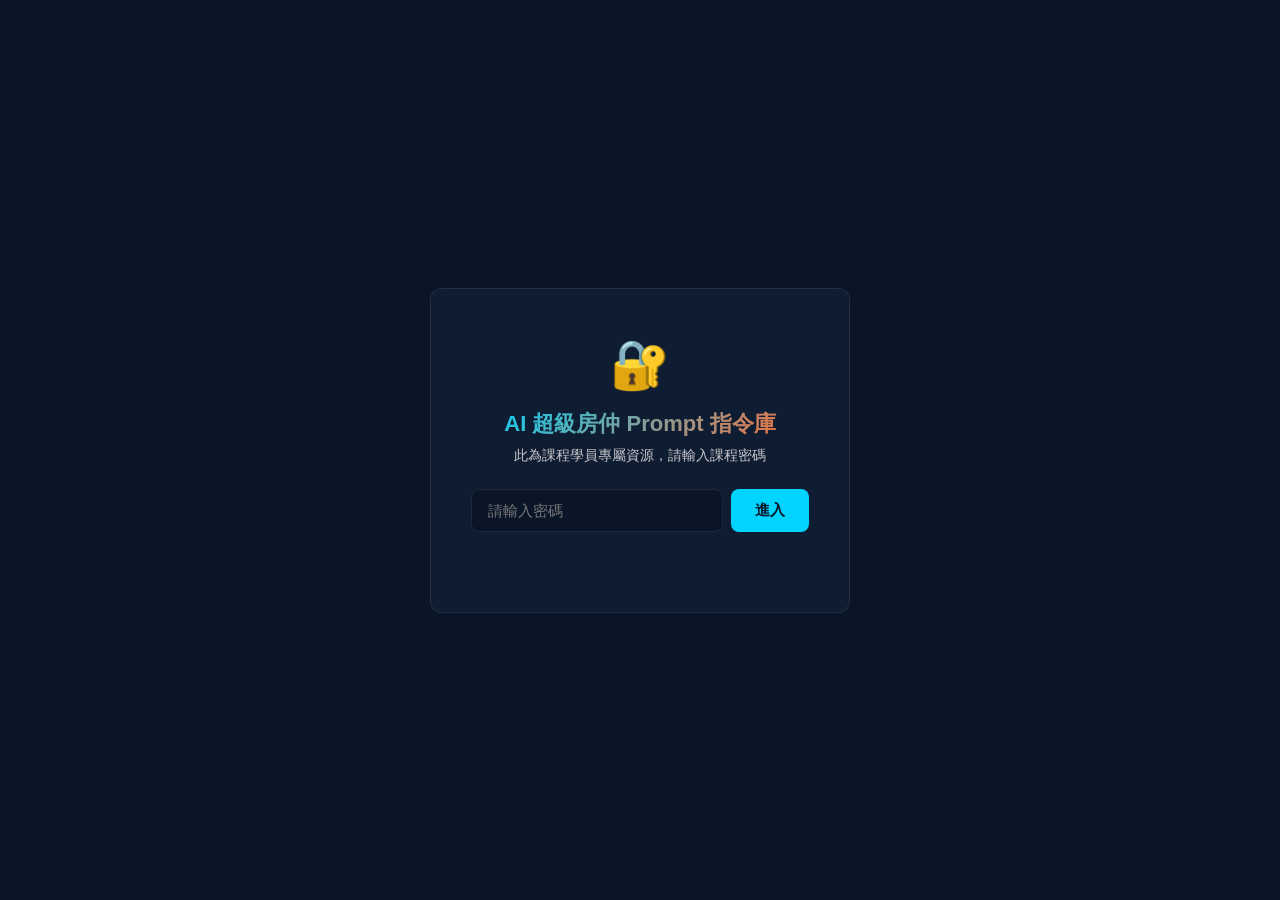
<file: index.html>
<!DOCTYPE html>
<html lang="zh-TW">
<head>
  <meta charset="UTF-8">
  <meta http-equiv="refresh" content="0;url=prompt-library/">
  <title>AI 超級房仲實戰班</title>
</head>
<body>
  <p>正在前往 <a href="prompt-library/">Prompt 指令庫</a>...</p>
</body>
</html>
</file>
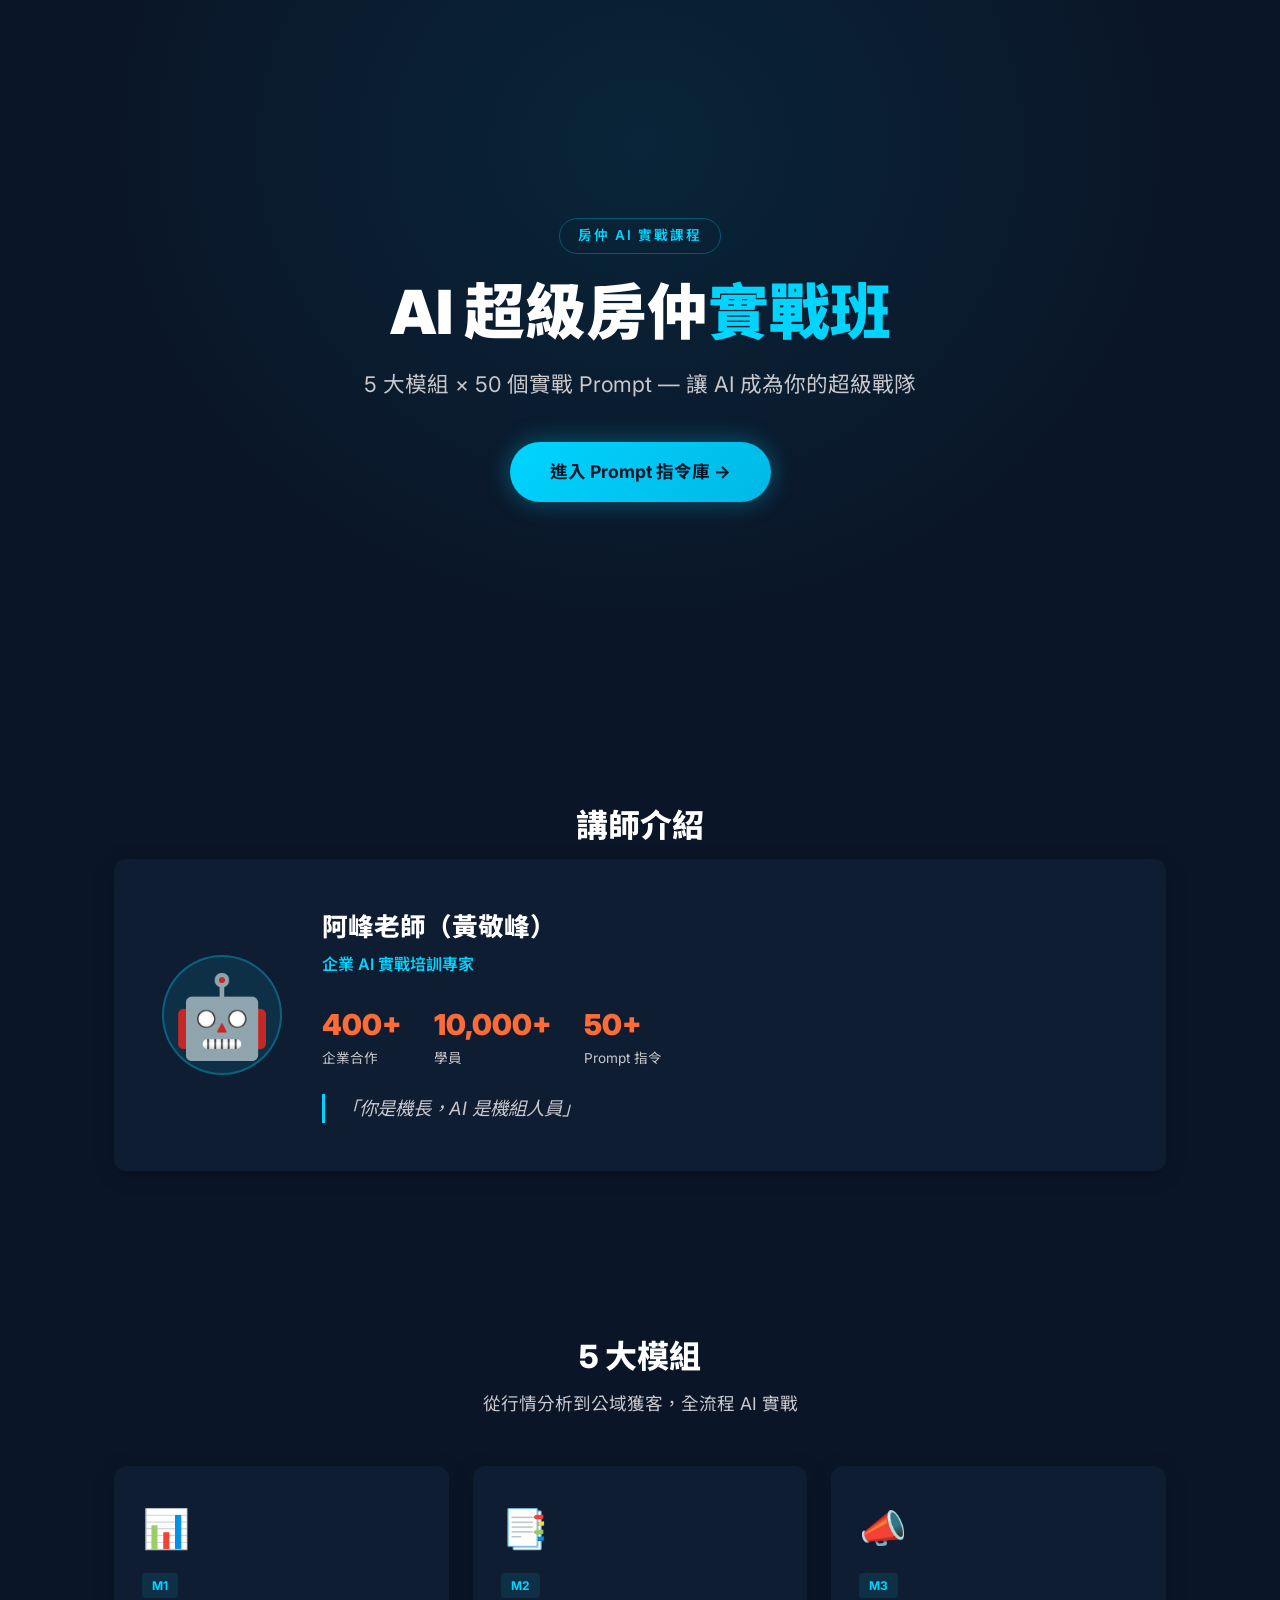
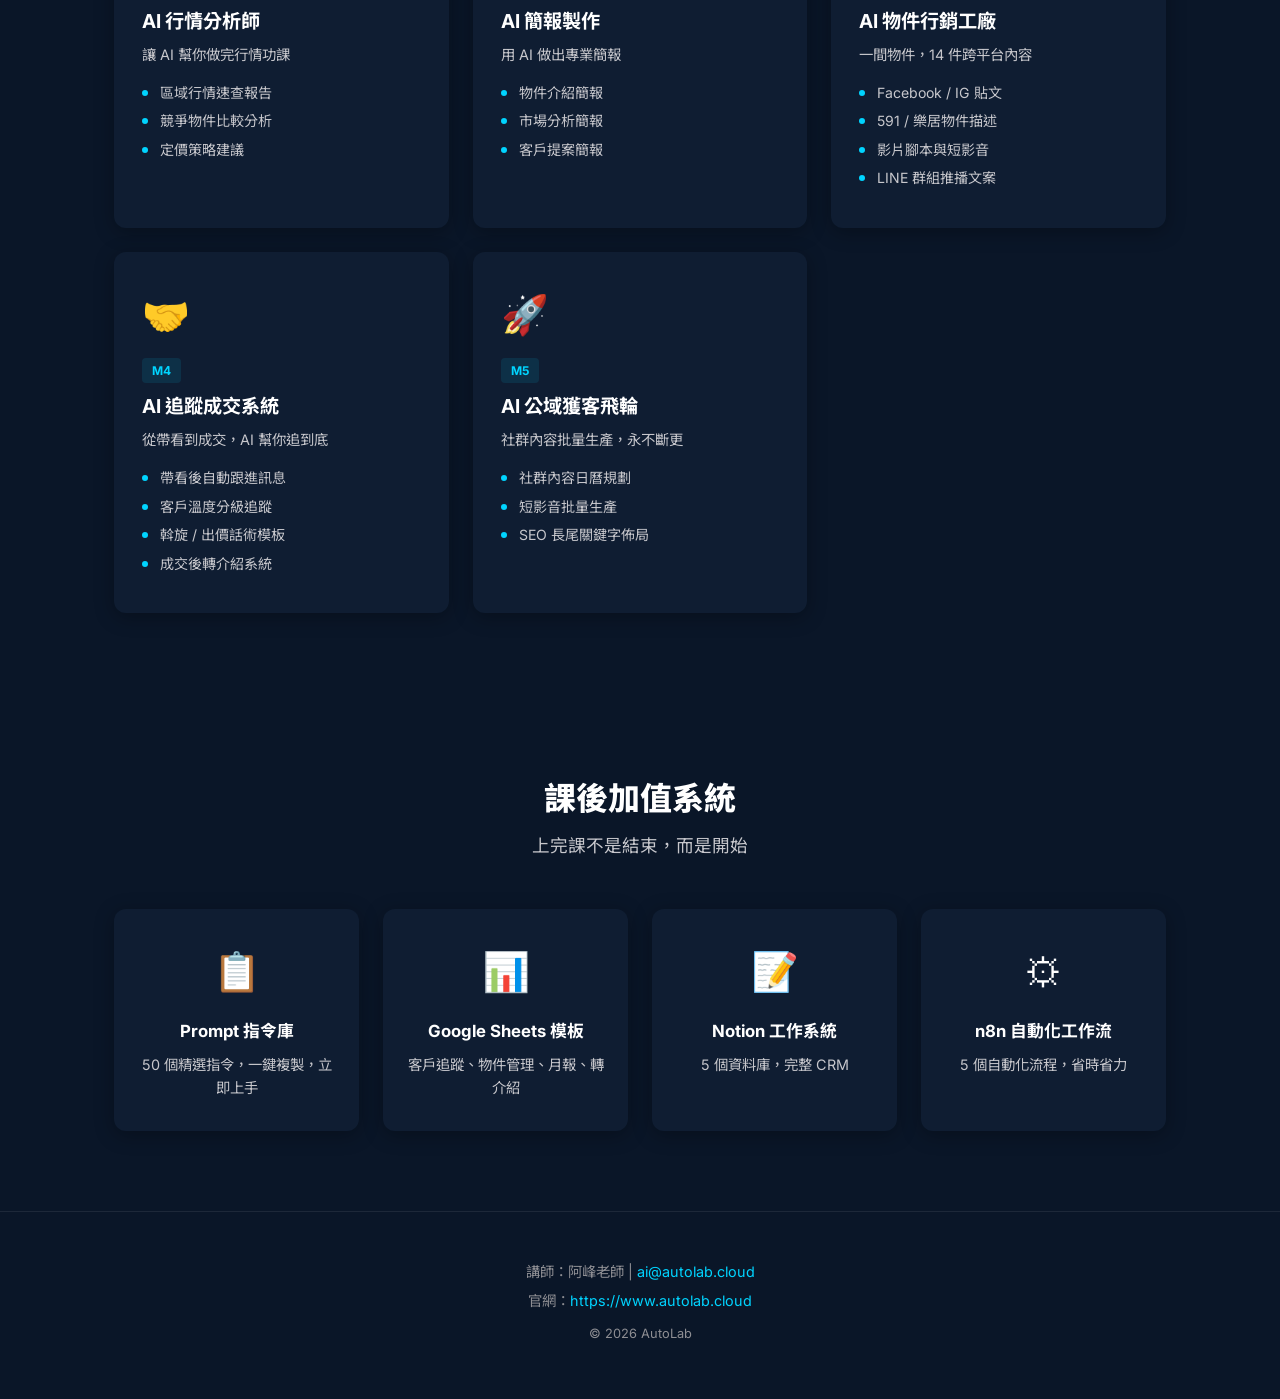
<file: landing/index.html>
<!DOCTYPE html>
<html lang="zh-TW">
<head>
  <meta charset="UTF-8">
  <meta name="viewport" content="width=device-width, initial-scale=1.0">
  <title>AI 超級房仲實戰班 | 阿峰老師</title>
  <meta name="description" content="5 大模組 × 50 個實戰 Prompt — 讓 AI 成為你的超級戰隊。阿峰老師帶你從行情分析到公域獲客，全流程 AI 實戰。">
  <link rel="preconnect" href="https://fonts.googleapis.com">
  <link rel="preconnect" href="https://fonts.gstatic.com" crossorigin>
  <link href="https://fonts.googleapis.com/css2?family=Inter:wght@400;500;600;700;800;900&family=Noto+Sans+TC:wght@400;500;600;700;900&display=swap" rel="stylesheet">
  <link rel="stylesheet" href="style.css">
</head>
<body>

  <!-- Hero Section -->
  <section class="hero">
    <div class="container">
      <p class="hero-tag">房仲 AI 實戰課程</p>
      <h1 class="hero-title">AI 超級房仲<span class="highlight">實戰班</span></h1>
      <p class="hero-subtitle">5 大模組 &times; 50 個實戰 Prompt &mdash; 讓 AI 成為你的超級戰隊</p>
      <a href="../prompt-library/" class="cta-button">進入 Prompt 指令庫 &rarr;</a>
    </div>
  </section>

  <!-- 講師介紹 -->
  <section class="instructor" id="instructor">
    <div class="container">
      <h2 class="section-title">講師介紹</h2>
      <div class="instructor-card">
        <div class="instructor-avatar">&#129302;</div>
        <div class="instructor-info">
          <h3 class="instructor-name">阿峰老師（黃敬峰）</h3>
          <p class="instructor-role">企業 AI 實戰培訓專家</p>
          <div class="stats-row">
            <div class="stat">
              <span class="stat-number">400+</span>
              <span class="stat-label">企業合作</span>
            </div>
            <div class="stat">
              <span class="stat-number">10,000+</span>
              <span class="stat-label">學員</span>
            </div>
            <div class="stat">
              <span class="stat-number">50+</span>
              <span class="stat-label">Prompt 指令</span>
            </div>
          </div>
          <blockquote class="motto">
            「你是機長，AI 是機組人員」
          </blockquote>
        </div>
      </div>
    </div>
  </section>

  <!-- 5 大模組 -->
  <section class="modules" id="modules">
    <div class="container">
      <h2 class="section-title">5 大模組</h2>
      <p class="section-desc">從行情分析到公域獲客，全流程 AI 實戰</p>

      <div class="module-grid">

        <div class="module-card">
          <div class="module-icon">&#128202;</div>
          <div class="module-tag">M1</div>
          <h3>AI 行情分析師</h3>
          <p class="module-desc">讓 AI 幫你做完行情功課</p>
          <ul>
            <li>區域行情速查報告</li>
            <li>競爭物件比較分析</li>
            <li>定價策略建議</li>
          </ul>
        </div>

        <div class="module-card">
          <div class="module-icon">&#128209;</div>
          <div class="module-tag">M2</div>
          <h3>AI 簡報製作</h3>
          <p class="module-desc">用 AI 做出專業簡報</p>
          <ul>
            <li>物件介紹簡報</li>
            <li>市場分析簡報</li>
            <li>客戶提案簡報</li>
          </ul>
        </div>

        <div class="module-card">
          <div class="module-icon">&#128227;</div>
          <div class="module-tag">M3</div>
          <h3>AI 物件行銷工廠</h3>
          <p class="module-desc">一間物件，14 件跨平台內容</p>
          <ul>
            <li>Facebook / IG 貼文</li>
            <li>591 / 樂居物件描述</li>
            <li>影片腳本與短影音</li>
            <li>LINE 群組推播文案</li>
          </ul>
        </div>

        <div class="module-card">
          <div class="module-icon">&#129309;</div>
          <div class="module-tag">M4</div>
          <h3>AI 追蹤成交系統</h3>
          <p class="module-desc">從帶看到成交，AI 幫你追到底</p>
          <ul>
            <li>帶看後自動跟進訊息</li>
            <li>客戶溫度分級追蹤</li>
            <li>斡旋 / 出價話術模板</li>
            <li>成交後轉介紹系統</li>
          </ul>
        </div>

        <div class="module-card">
          <div class="module-icon">&#128640;</div>
          <div class="module-tag">M5</div>
          <h3>AI 公域獲客飛輪</h3>
          <p class="module-desc">社群內容批量生產，永不斷更</p>
          <ul>
            <li>社群內容日曆規劃</li>
            <li>短影音批量生產</li>
            <li>SEO 長尾關鍵字佈局</li>
          </ul>
        </div>

      </div>
    </div>
  </section>

  <!-- 課後加值系統 -->
  <section class="bonus" id="bonus">
    <div class="container">
      <h2 class="section-title">課後加值系統</h2>
      <p class="section-desc">上完課不是結束，而是開始</p>

      <div class="bonus-grid">

        <div class="bonus-card">
          <div class="bonus-icon">&#128203;</div>
          <h3>Prompt 指令庫</h3>
          <p>50 個精選指令，一鍵複製，立即上手</p>
        </div>

        <div class="bonus-card">
          <div class="bonus-icon">&#128202;</div>
          <h3>Google Sheets 模板</h3>
          <p>客戶追蹤、物件管理、月報、轉介紹</p>
        </div>

        <div class="bonus-card">
          <div class="bonus-icon">&#128221;</div>
          <h3>Notion 工作系統</h3>
          <p>5 個資料庫，完整 CRM</p>
        </div>

        <div class="bonus-card">
          <div class="bonus-icon">&#9881;</div>
          <h3>n8n 自動化工作流</h3>
          <p>5 個自動化流程，省時省力</p>
        </div>

      </div>
    </div>
  </section>

  <!-- Footer -->
  <footer class="footer">
    <div class="container">
      <p>講師：阿峰老師 | <a href="mailto:ai@autolab.cloud">ai@autolab.cloud</a></p>
      <p>官網：<a href="https://www.autolab.cloud" target="_blank" rel="noopener">https://www.autolab.cloud</a></p>
      <p class="copyright">&copy; 2026 AutoLab</p>
    </div>
  </footer>

</body>
</html>
</file>
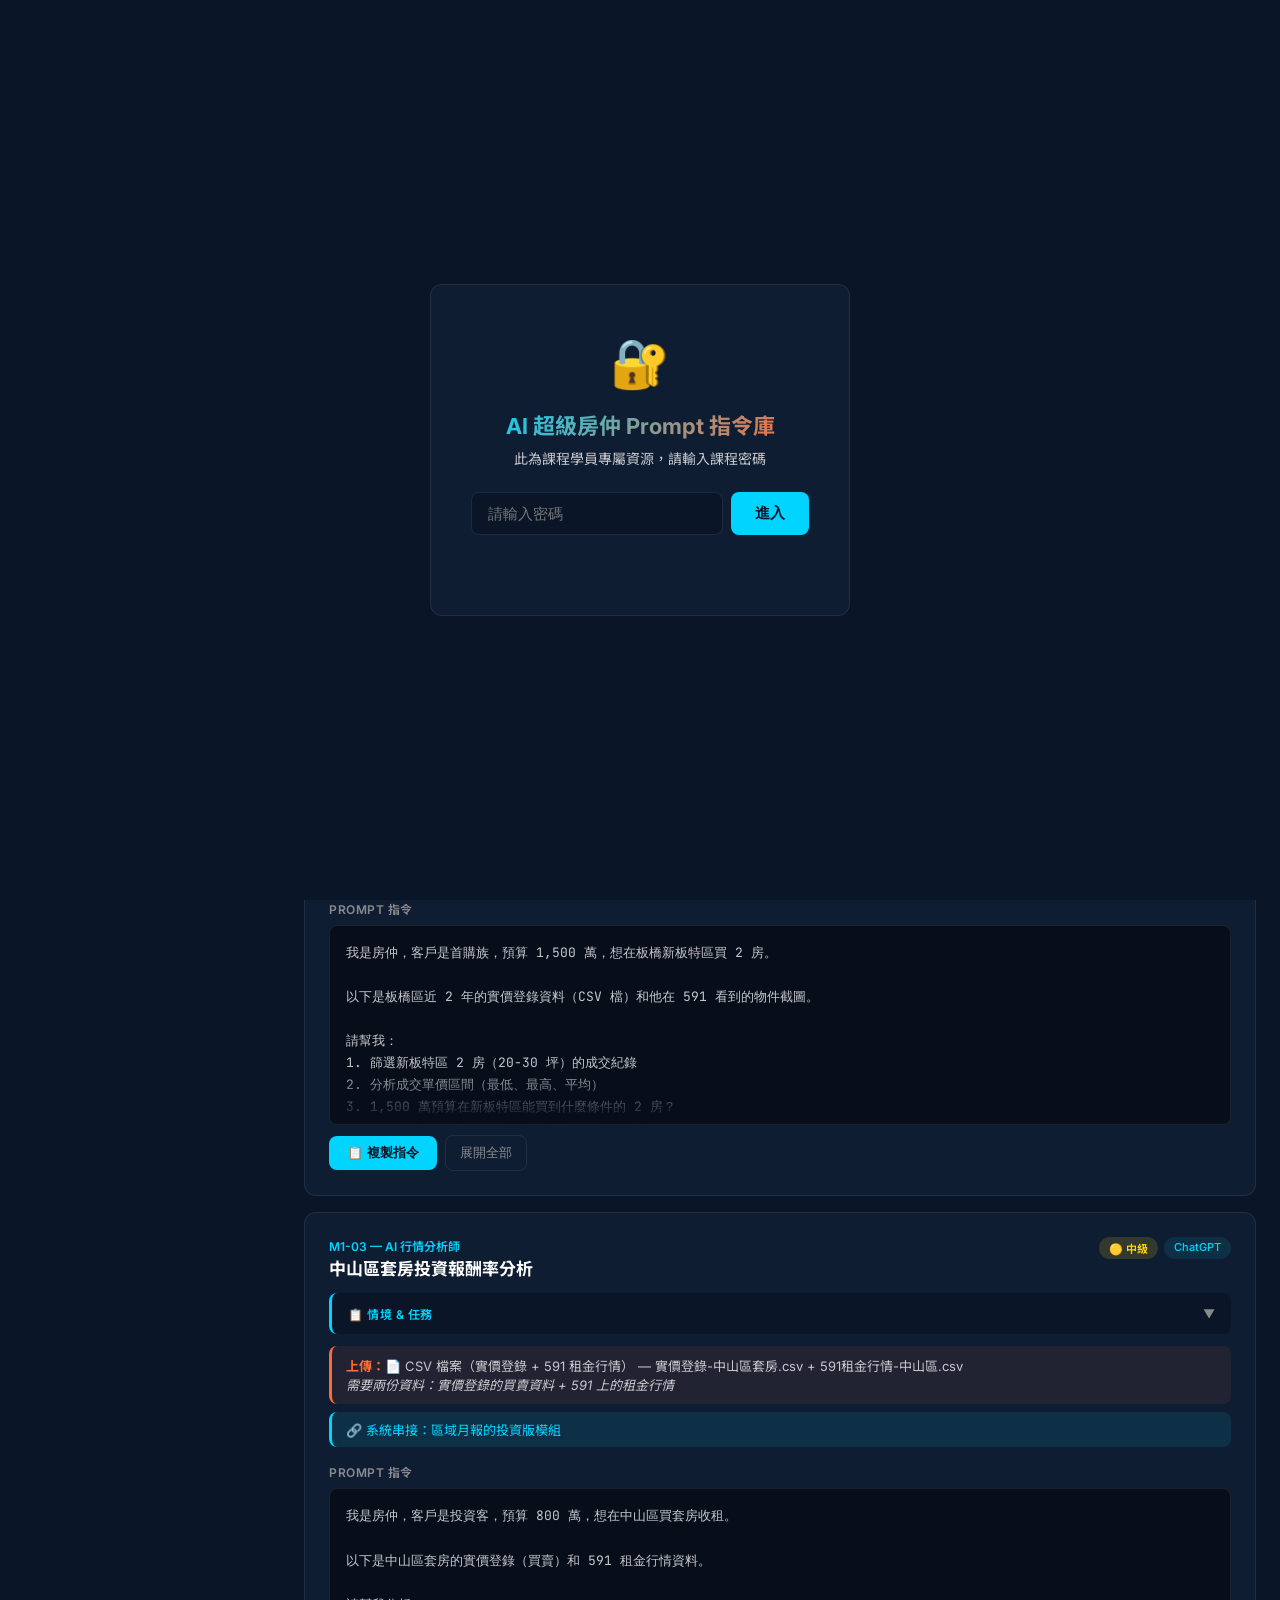
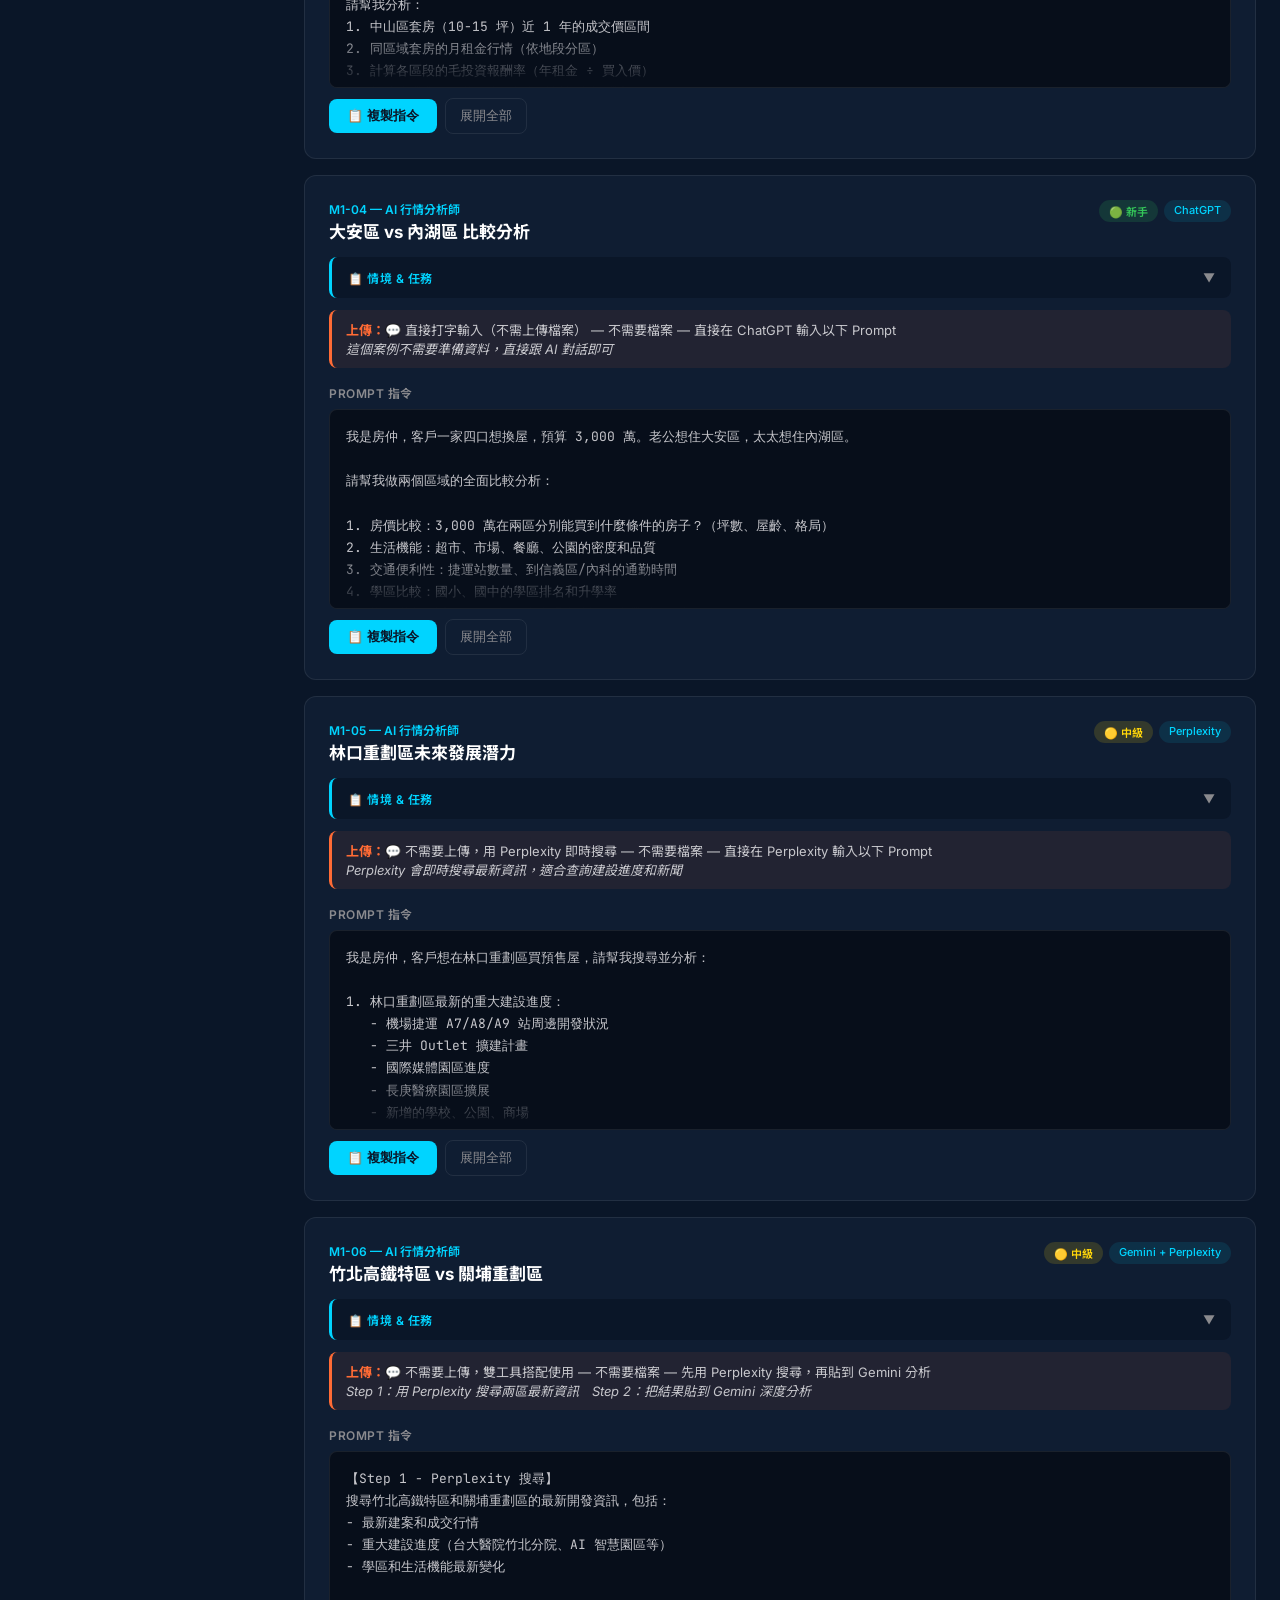
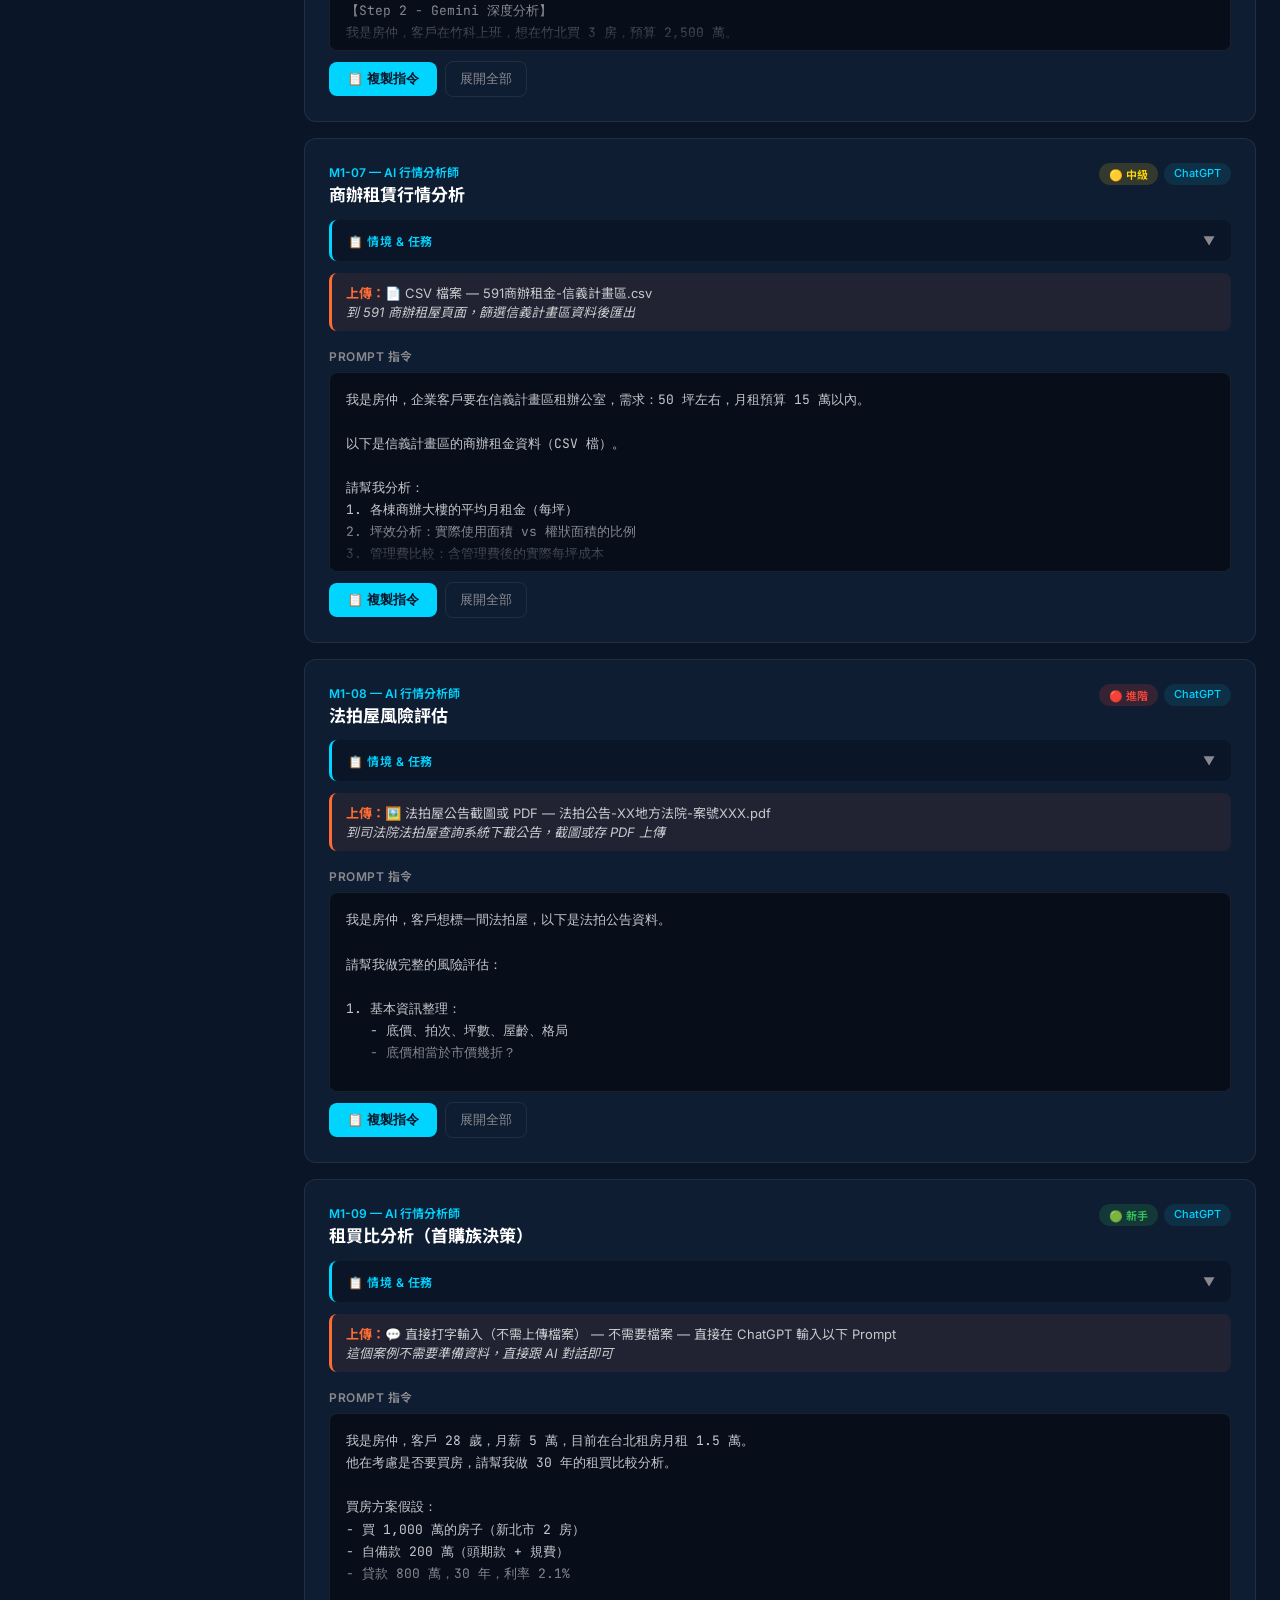
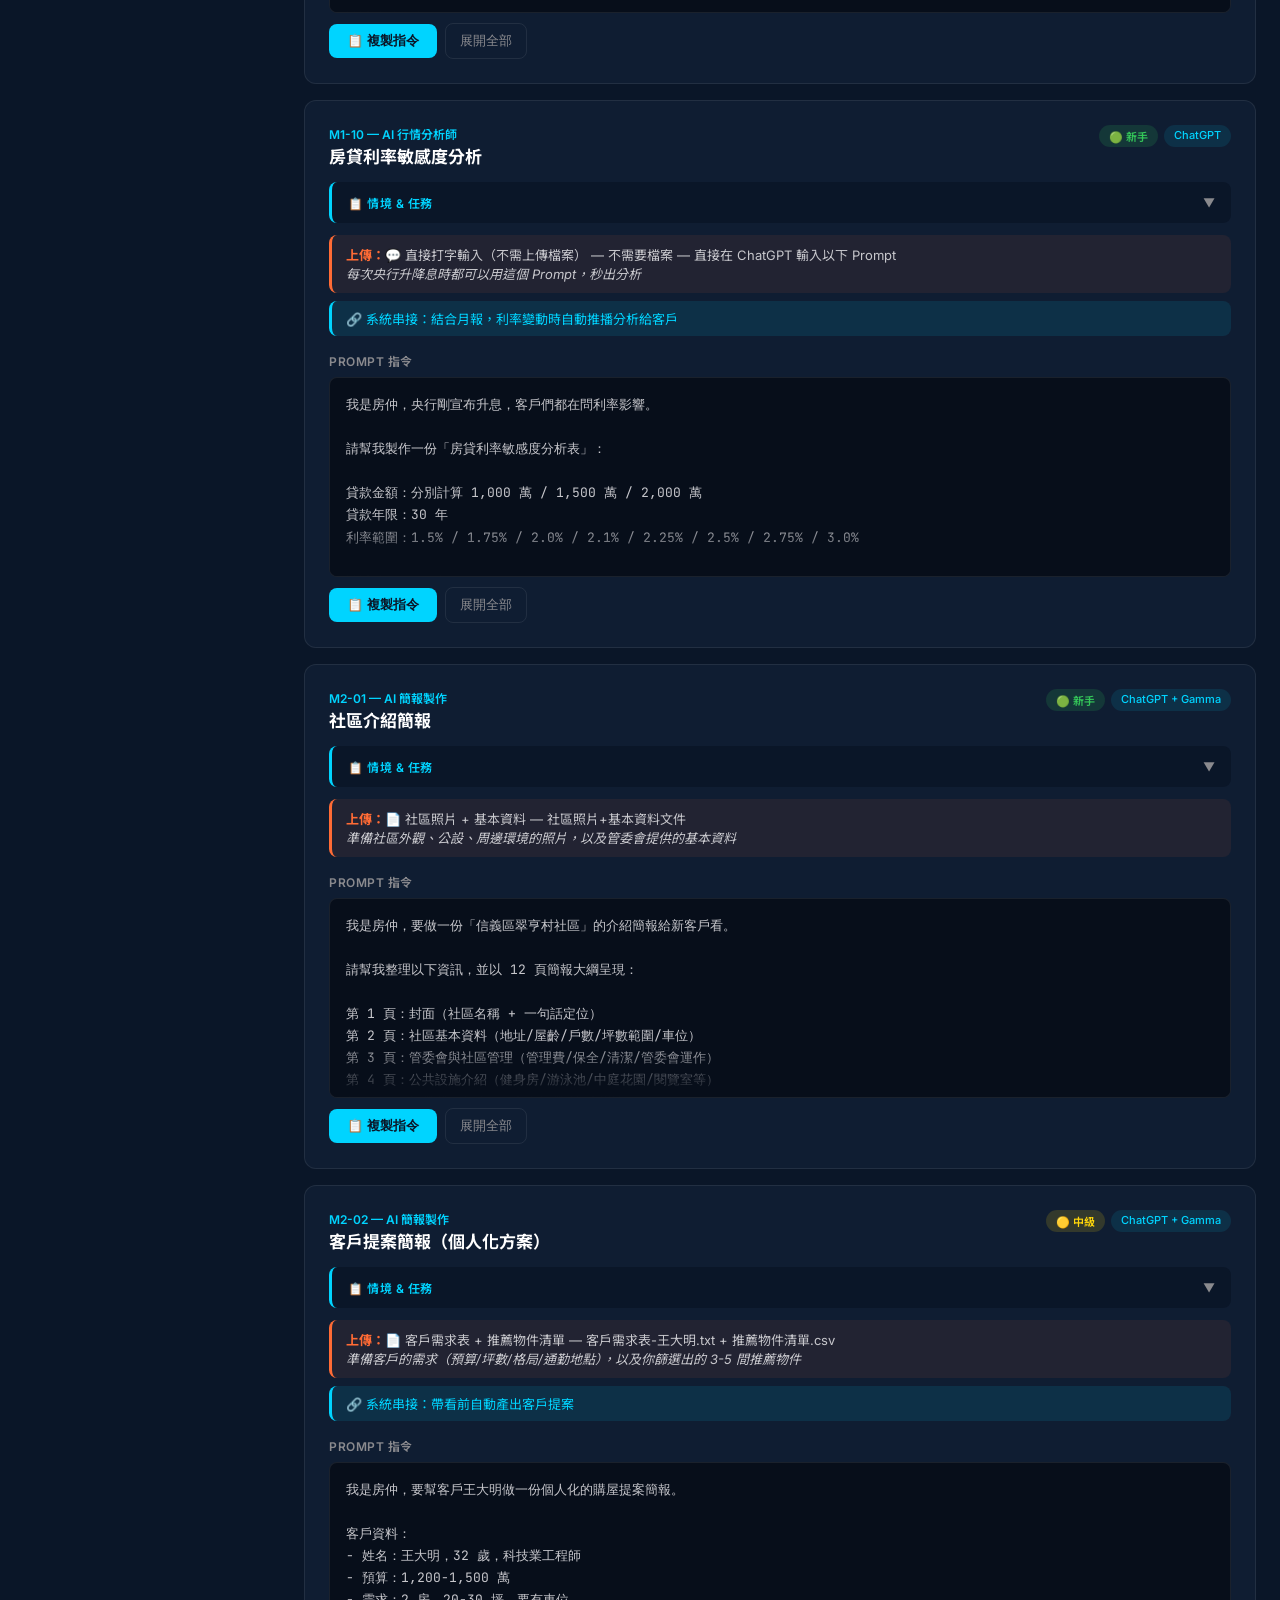
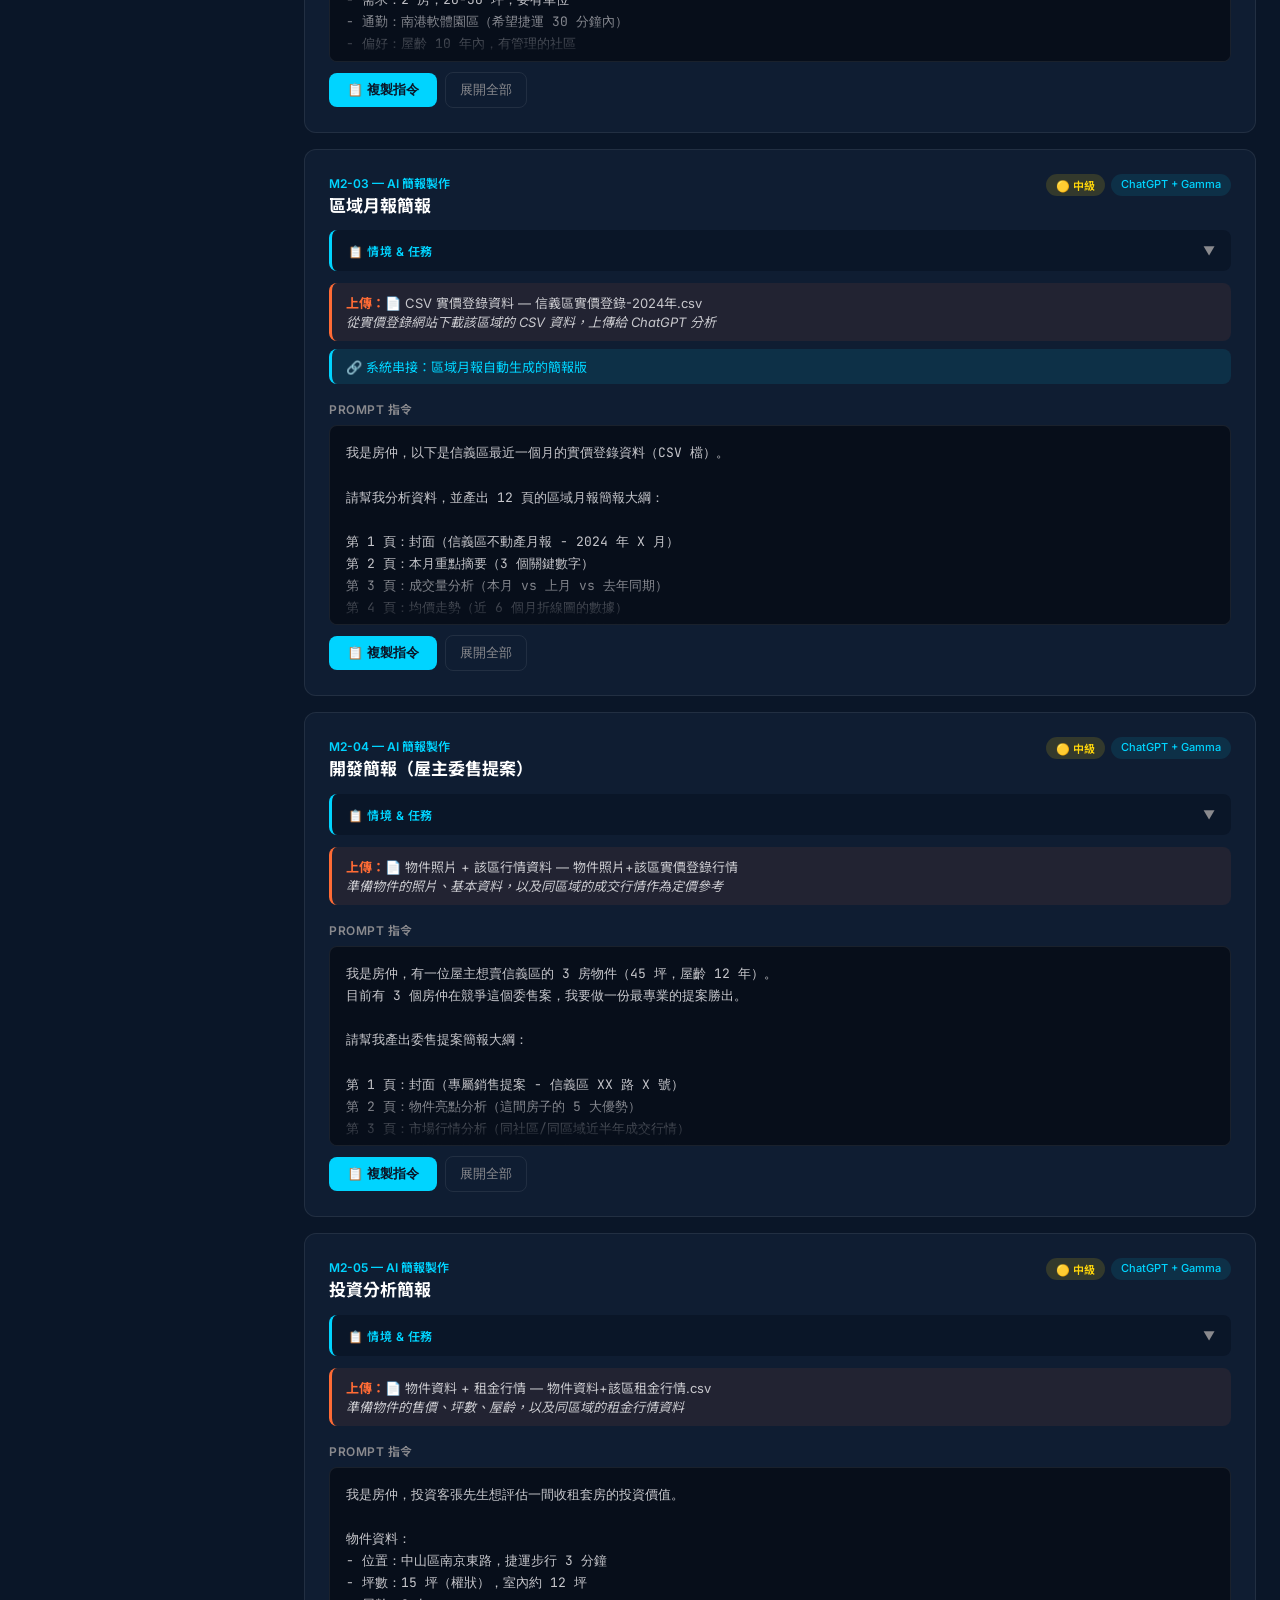
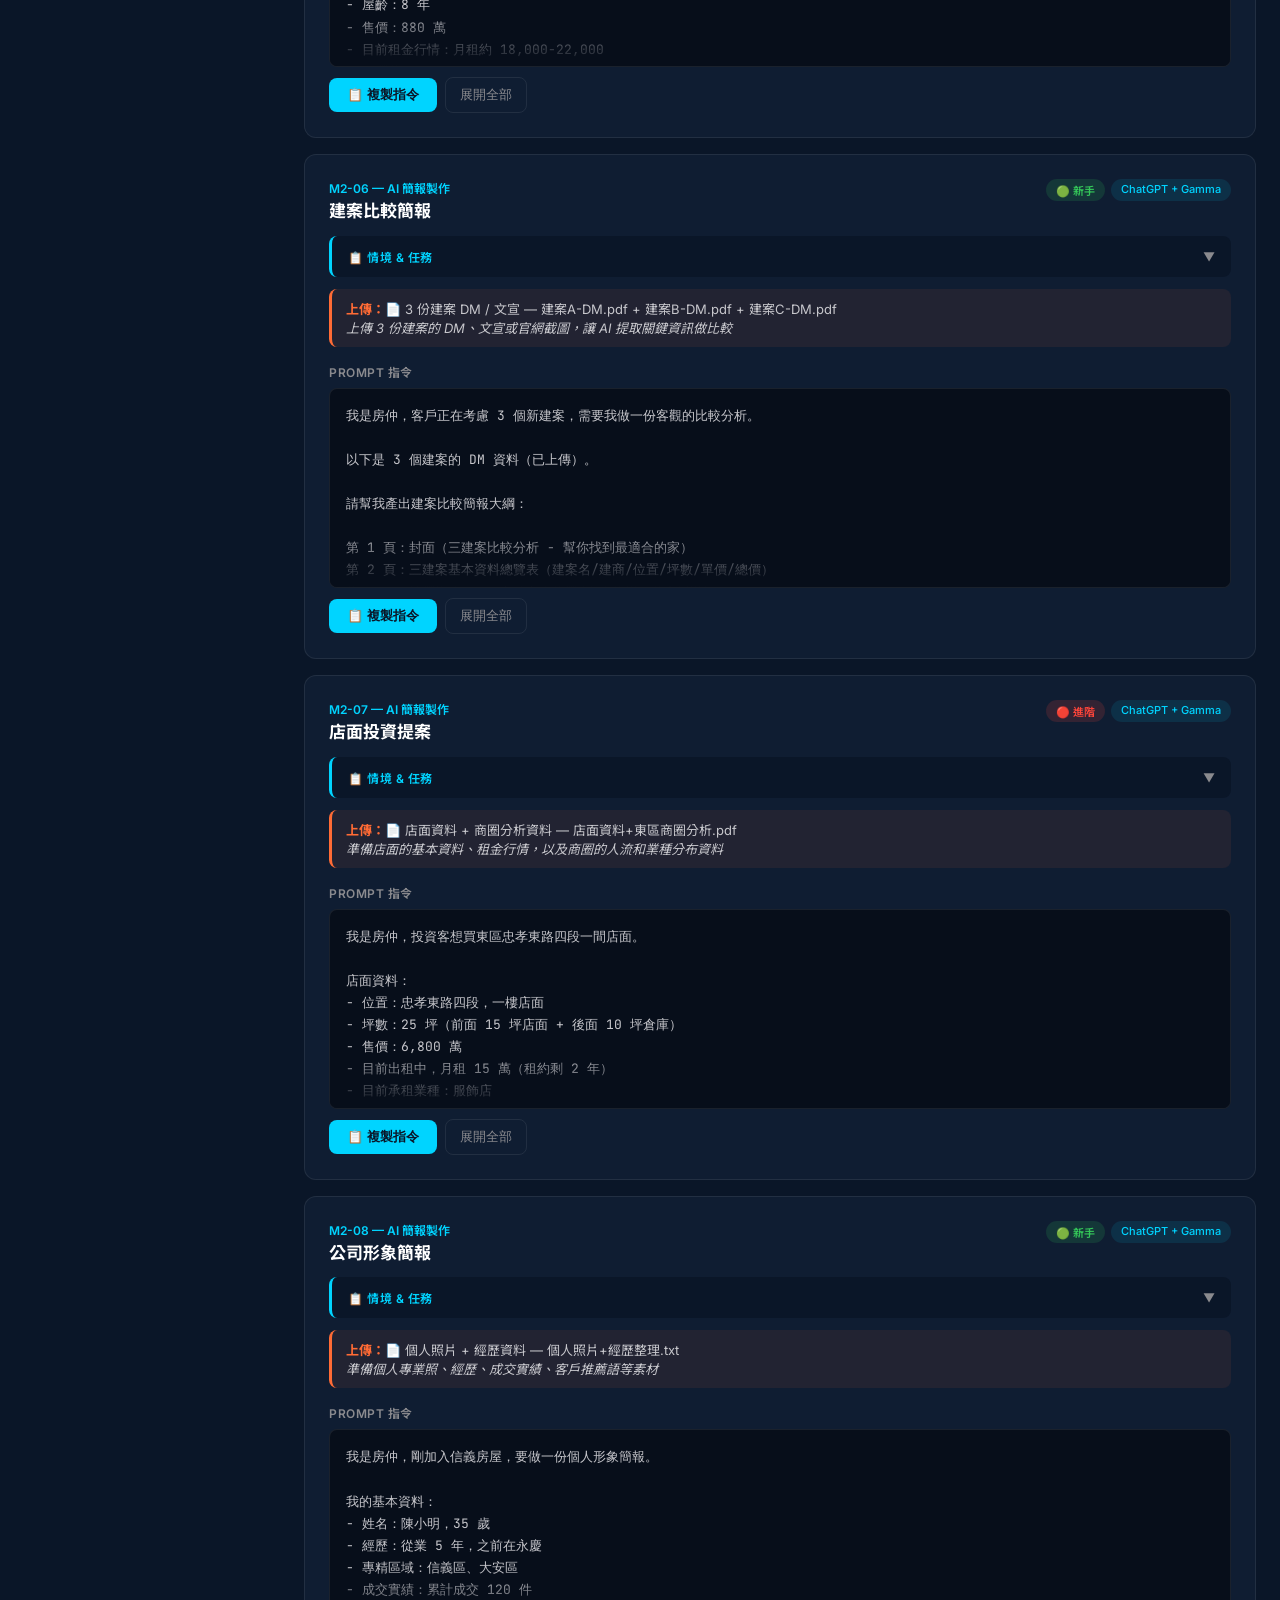
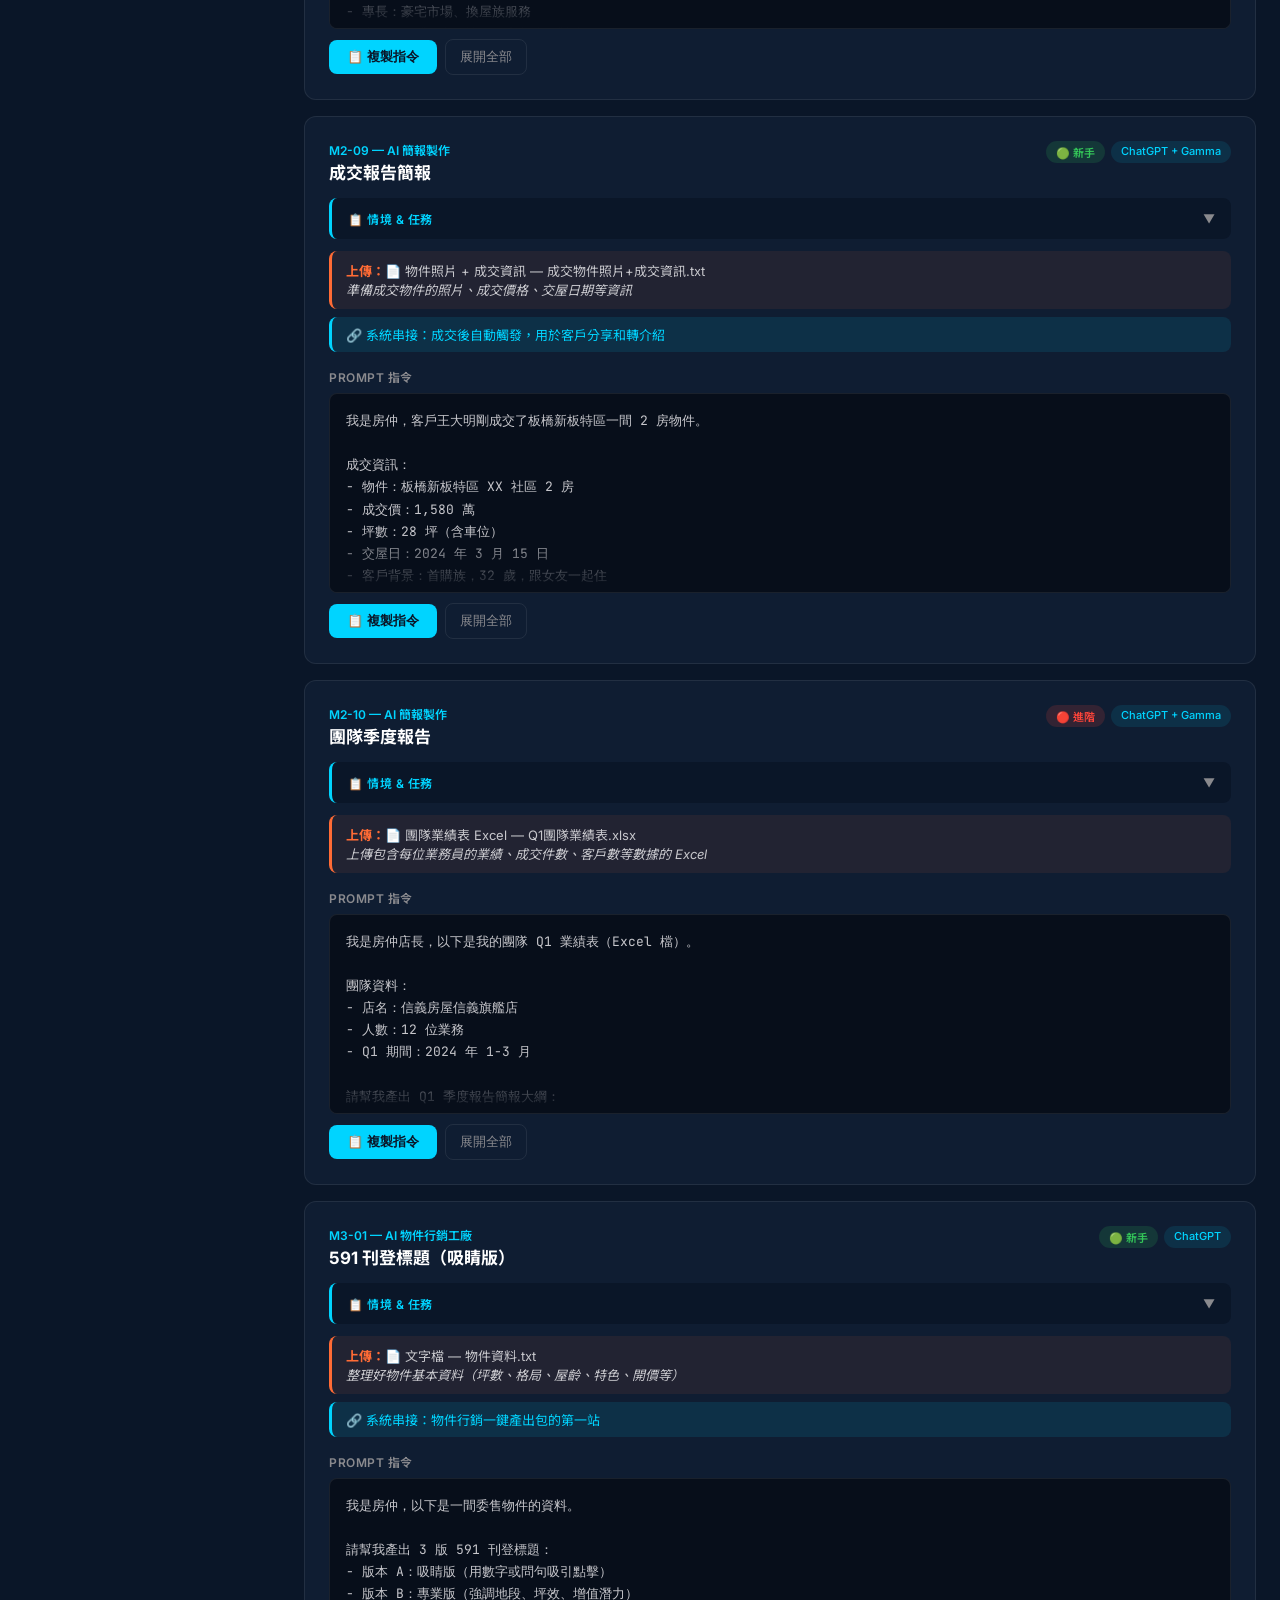
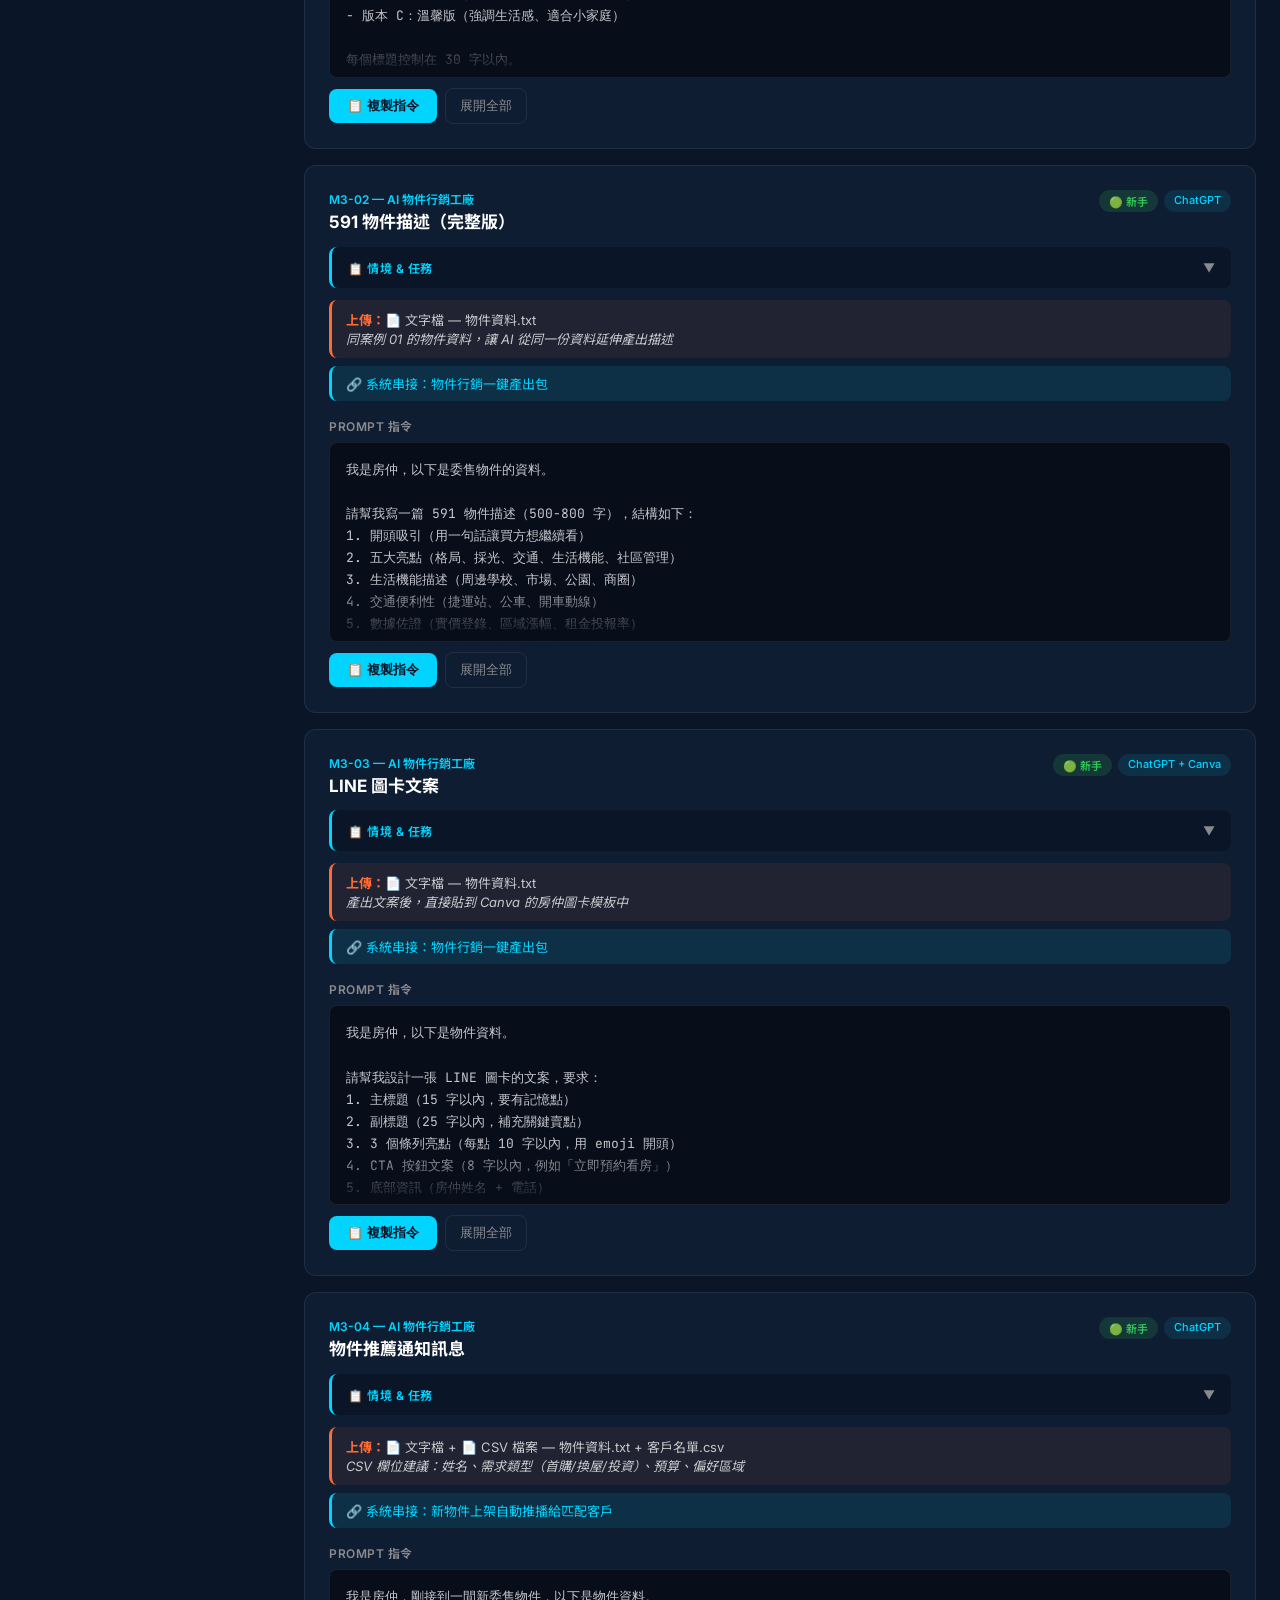
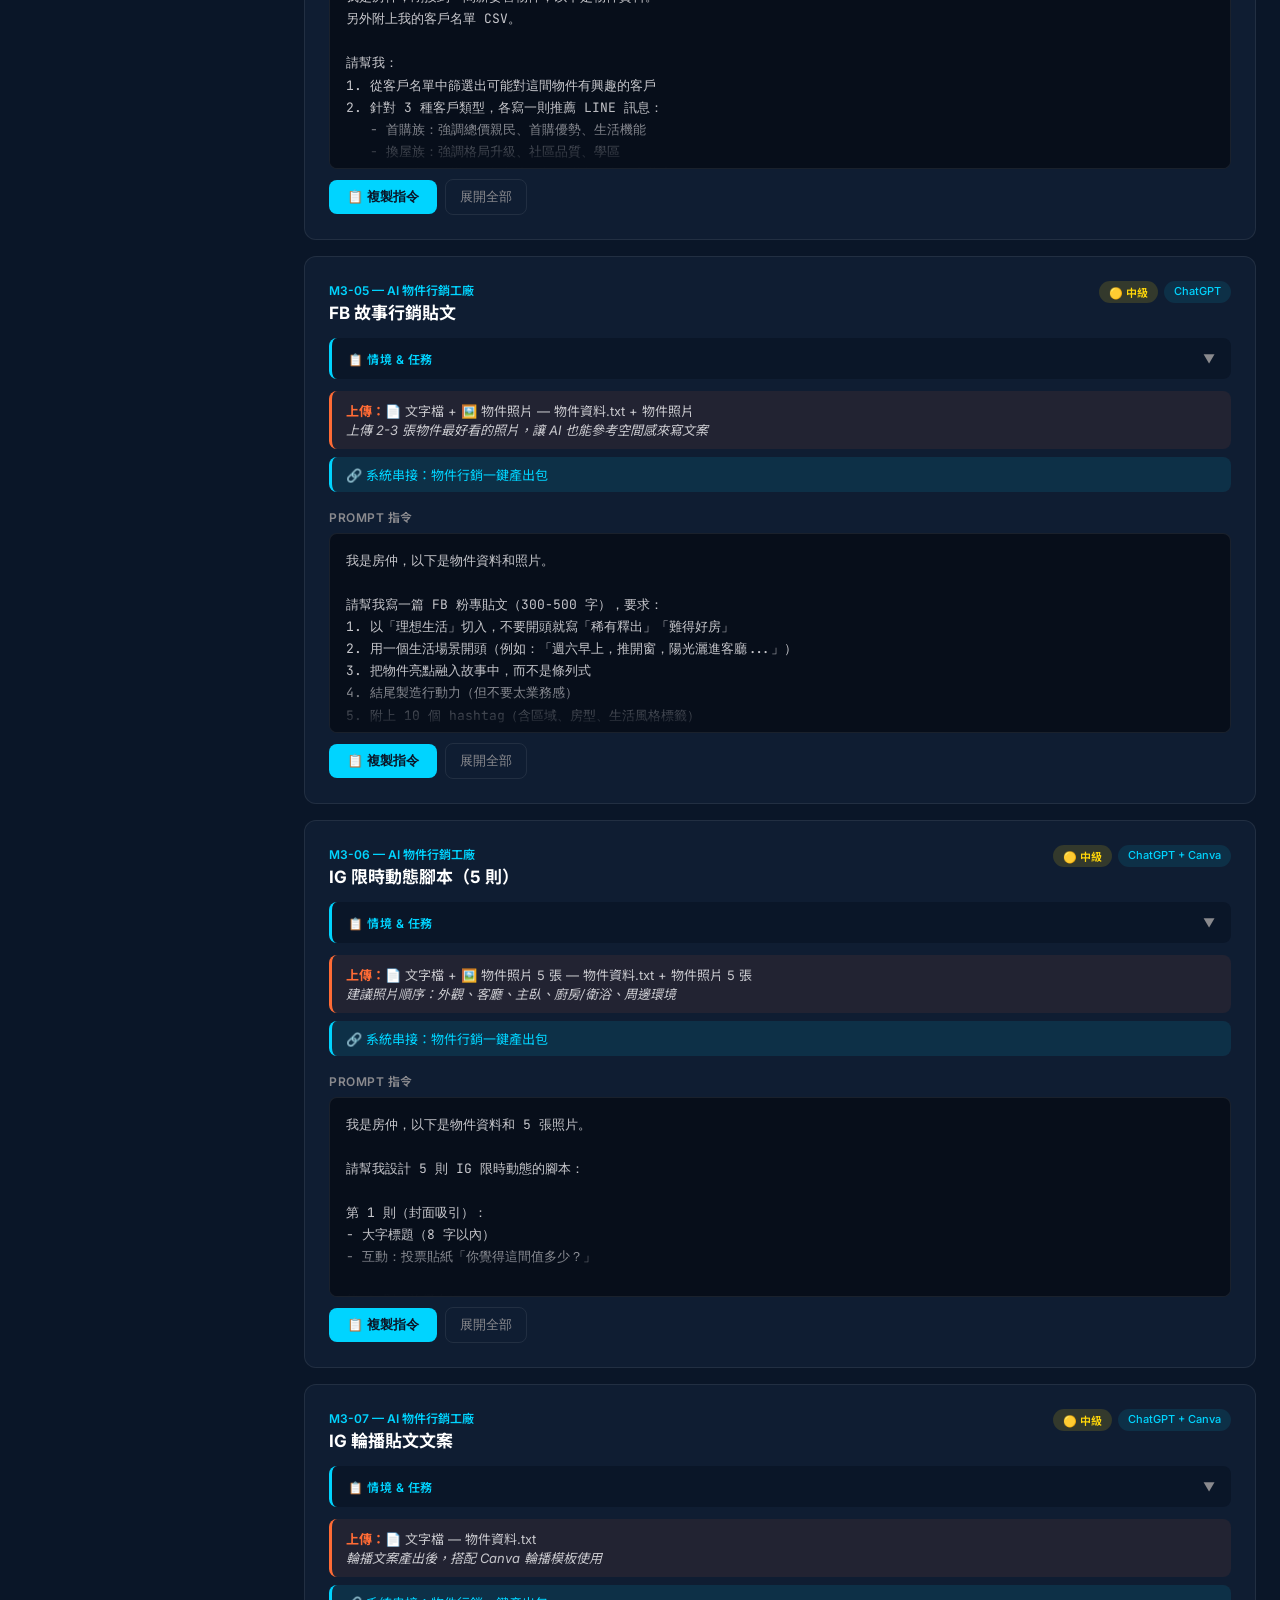
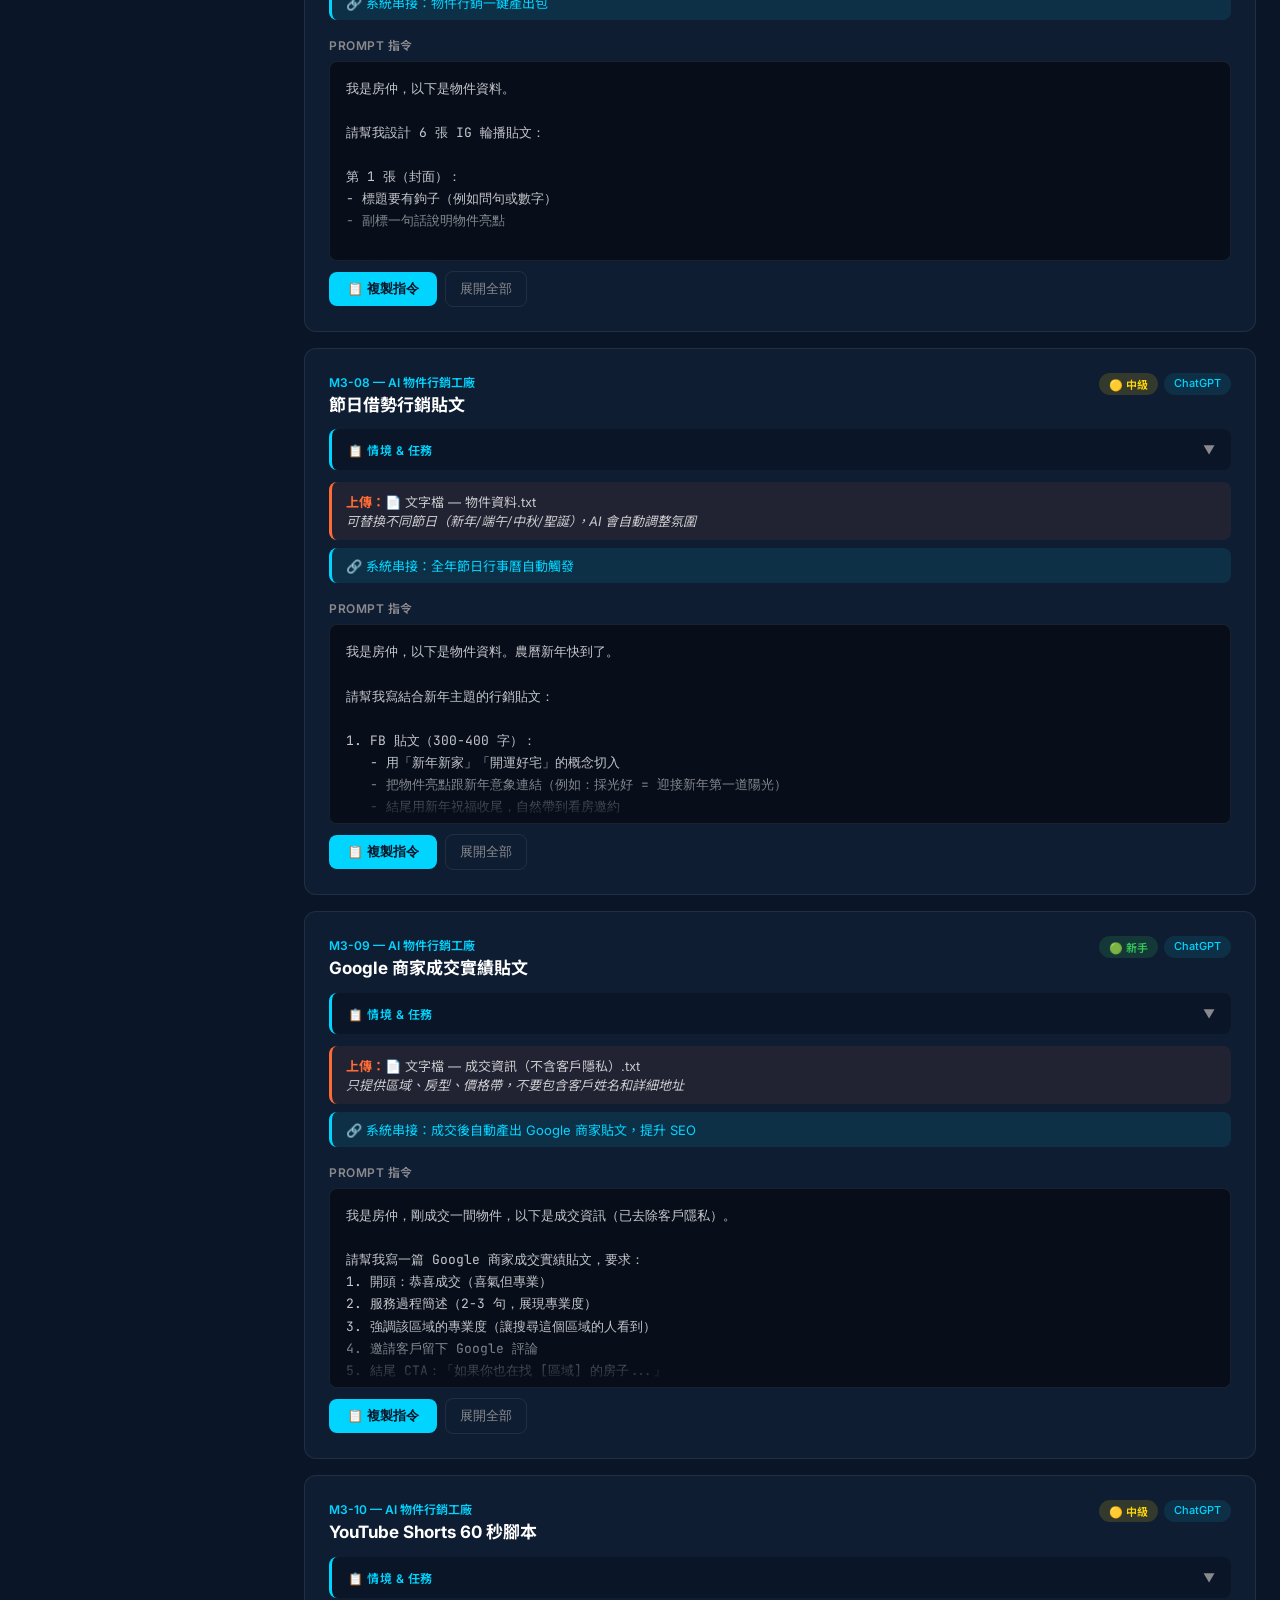
<file: prompt-library/index.html>
<!DOCTYPE html>
<html lang="zh-TW">
<head>
  <meta charset="UTF-8">
  <meta name="viewport" content="width=device-width, initial-scale=1.0">
  <title>AI 超級房仲 Prompt 指令庫</title>
  <meta name="description" content="房仲 AI 實戰課程 — 50 個精選 Prompt 指令，一鍵複製立即使用">
  <link rel="preconnect" href="https://fonts.googleapis.com">
  <link rel="preconnect" href="https://fonts.gstatic.com" crossorigin>
  <link href="https://fonts.googleapis.com/css2?family=Inter:wght@400;600;700&family=JetBrains+Mono:wght@400;500&family=Noto+Sans+TC:wght@400;500;700&display=swap" rel="stylesheet">
  <link rel="stylesheet" href="css/style.css">
  <link rel="icon" href="data:image/svg+xml,<svg xmlns='http://www.w3.org/2000/svg' viewBox='0 0 100 100'><text y='0.9em' font-size='90'>🏠</text></svg>">
</head>
<body>

  <!-- 密碼覆蓋層 -->
  <div class="password-overlay" id="pw-overlay">
    <div class="password-card">
      <div class="pw-icon">🔐</div>
      <h2>AI 超級房仲 Prompt 指令庫</h2>
      <p>此為課程學員專屬資源，請輸入課程密碼</p>
      <div class="pw-input-group">
        <input type="password" id="pw-input" placeholder="請輸入密碼" autocomplete="off">
        <button id="pw-submit">進入</button>
      </div>
      <div class="pw-error" id="pw-error"></div>
    </div>
  </div>

  <!-- Header -->
  <header class="site-header">
    <div class="header-left">
      <span class="header-icon">🏠</span>
      <span class="header-title">AI 超級房仲 Prompt 指令庫</span>
    </div>
    <div class="header-right">
      <a href="tools.html" class="badge accent">🛠 工具中心</a>
      <a href="playground.html" class="badge">🎯 練習場</a>
      <span class="badge" id="total-badge">0 個案例</span>
      <span class="badge accent" id="filter-badge">顯示 0 個</span>
    </div>
  </header>

  <!-- 手機版搜尋+篩選 -->
  <div class="mobile-bar" id="mobile-bar">
    <input type="text" id="mobile-search" class="search-input" placeholder="🔍 搜尋案例或指令內容...">
    <button class="filter-toggle-btn" id="mobile-filter-btn">⚙ 篩選</button>
    <div class="mobile-filter-panel" id="mobile-filter-panel">
      <div class="filter-section">
        <div class="filter-label">難度</div>
        <div id="mobile-level-chips" class="chip-group"></div>
      </div>
      <div class="filter-section">
        <div class="filter-label">工具</div>
        <div id="mobile-tool-chips" class="chip-group"></div>
      </div>
    </div>
    <div class="mobile-tabs" id="mobile-tabs"></div>
  </div>

  <!-- 主布局 -->
  <div class="app-layout">
    <!-- 桌面版 Sidebar -->
    <aside class="sidebar" id="sidebar">
      <input type="text" id="desktop-search" class="search-input" placeholder="🔍 搜尋案例或指令內容...">

      <div class="sidebar-section">
        <div class="sidebar-label">模組</div>
        <div id="module-tabs" class="module-tabs"></div>
      </div>

      <div class="sidebar-section">
        <div class="sidebar-label">難度</div>
        <div id="level-filters" class="checkbox-group"></div>
      </div>

      <div class="sidebar-section">
        <div class="sidebar-label">工具</div>
        <div id="tool-filters" class="checkbox-group"></div>
      </div>
    </aside>

    <!-- 卡片列表 -->
    <main class="main-content">
      <div id="card-list" class="card-list"></div>
      <div id="empty-state" class="empty-state hidden">
        <div class="empty-icon">🔍</div>
        <h3>找不到符合的案例</h3>
        <p>試試其他關鍵字，或調整篩選條件</p>
      </div>
    </main>
  </div>

  <script src="js/app.js"></script>
</body>
</html>
</file>
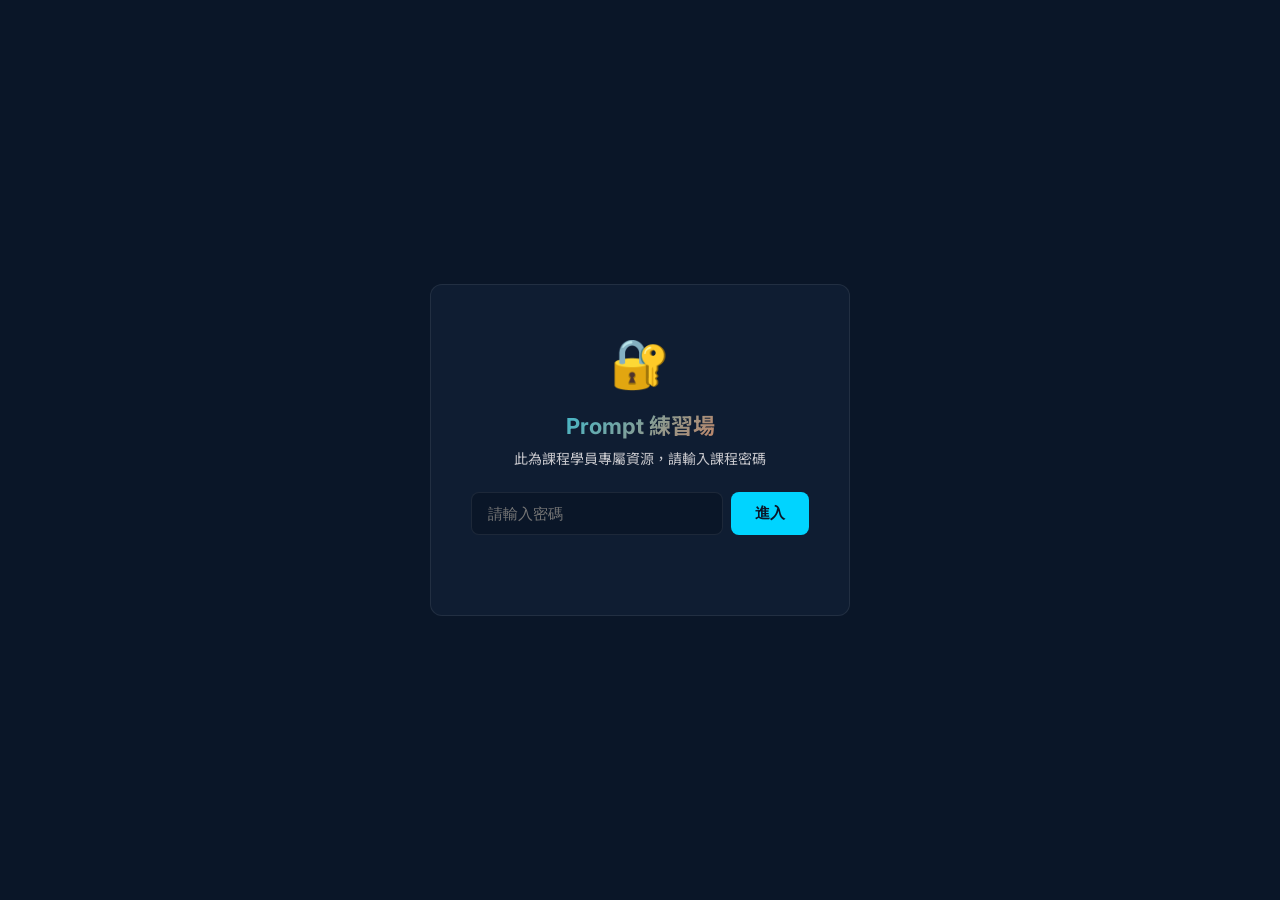
<file: prompt-library/playground.html>
<!DOCTYPE html>
<html lang="zh-TW">
<head>
  <meta charset="UTF-8">
  <meta name="viewport" content="width=device-width, initial-scale=1.0">
  <title>Prompt 練習場 | AI 超級房仲</title>
  <meta name="description" content="填入你的物件與客戶資料，即時產出客製化 Prompt">
  <link rel="preconnect" href="https://fonts.googleapis.com">
  <link rel="preconnect" href="https://fonts.gstatic.com" crossorigin>
  <link href="https://fonts.googleapis.com/css2?family=Inter:wght@400;600;700&family=JetBrains+Mono:wght@400;500&family=Noto+Sans+TC:wght@400;500;700&display=swap" rel="stylesheet">
  <link rel="stylesheet" href="css/style.css">
  <link rel="stylesheet" href="css/playground.css">
  <link rel="icon" href="data:image/svg+xml,<svg xmlns='http://www.w3.org/2000/svg' viewBox='0 0 100 100'><text y='0.9em' font-size='90'>🎯</text></svg>">
</head>
<body>

  <!-- 密碼覆蓋層 -->
  <div class="password-overlay" id="pw-overlay">
    <div class="password-card">
      <div class="pw-icon">🔐</div>
      <h2>Prompt 練習場</h2>
      <p>此為課程學員專屬資源，請輸入課程密碼</p>
      <div class="pw-input-group">
        <input type="password" id="pw-input" placeholder="請輸入密碼" autocomplete="off">
        <button id="pw-submit">進入</button>
      </div>
      <div class="pw-error" id="pw-error"></div>
    </div>
  </div>

  <!-- Header -->
  <header class="site-header">
    <div class="header-left">
      <span class="header-icon">🎯</span>
      <span class="header-title">Prompt 練習場</span>
    </div>
    <div class="header-right">
      <a href="tools.html" class="badge accent">🛠 工具中心</a>
      <a href="index.html" class="badge">📋 指令庫</a>
      <button class="badge accent" id="profile-btn">💾 我的資料</button>
    </div>
  </header>

  <!-- 主布局 -->
  <div class="pg-layout">
    <!-- 左欄：選擇 + 表單 -->
    <aside class="pg-sidebar" id="pg-sidebar">
      <!-- Prompt 選擇器 -->
      <div class="pg-section">
        <label class="pg-label">選擇 Prompt 模板</label>
        <select id="prompt-select" class="pg-select">
          <option value="">請選擇...</option>
        </select>
      </div>

      <!-- Prompt 資訊 -->
      <div id="prompt-meta" class="pg-meta hidden"></div>

      <!-- 變數表單 -->
      <div id="var-form" class="pg-form"></div>

      <!-- 快速動作 -->
      <div id="form-actions" class="pg-form-actions hidden">
        <button id="save-profile-btn" class="pg-btn-secondary">💾 儲存資料組合</button>
        <button id="reset-form-btn" class="pg-btn-secondary">🔄 清空表單</button>
      </div>
    </aside>

    <!-- 右欄：預覽 -->
    <main class="pg-main">
      <div class="pg-preview-header">
        <span class="pg-label">即時預覽</span>
        <div class="pg-preview-legend">
          <span class="legend-item"><span class="legend-dot slot"></span>可替換</span>
          <span class="legend-item"><span class="legend-dot replaced"></span>已替換</span>
        </div>
      </div>
      <div id="preview-content" class="pg-preview-content">
        <div class="pg-empty">
          <div class="pg-empty-icon">🎯</div>
          <h3>選擇一個 Prompt 開始練習</h3>
          <p>從左側選擇模板，填入你的物件與客戶資料<br>右側會即時預覽客製化的 Prompt</p>
        </div>
      </div>
      <div id="preview-actions" class="pg-preview-actions hidden">
        <button id="copy-btn" class="pg-btn-primary">📋 複製客製化 Prompt</button>
        <span id="var-count" class="pg-var-count"></span>
      </div>
    </main>
  </div>

  <!-- 我的資料 Modal -->
  <div class="modal-overlay hidden" id="profile-modal">
    <div class="modal-card">
      <div class="modal-header">
        <h2>💾 我的資料</h2>
        <button class="modal-close" id="modal-close">&times;</button>
      </div>
      <div class="modal-body">
        <p class="modal-desc">儲存常用的物件或客戶資料，下次選 Prompt 時一鍵載入。</p>
        <div id="profile-list" class="profile-list"></div>
        <div id="profile-empty" class="profile-empty">
          <p>尚未儲存任何資料組合</p>
          <p class="text-muted">填完表單後點「儲存資料組合」即可新增</p>
        </div>
      </div>
    </div>
  </div>

  <!-- 儲存命名 Modal -->
  <div class="modal-overlay hidden" id="save-modal">
    <div class="modal-card modal-sm">
      <div class="modal-header">
        <h2>儲存資料組合</h2>
        <button class="modal-close" id="save-modal-close">&times;</button>
      </div>
      <div class="modal-body">
        <label class="pg-label">取個名稱方便辨識</label>
        <input type="text" id="profile-name-input" class="pg-input" placeholder="例：板橋2房物件 / 客戶王大明">
        <button id="confirm-save-btn" class="pg-btn-primary" style="margin-top:12px;width:100%">儲存</button>
      </div>
    </div>
  </div>

  <script src="js/playground.js"></script>
</body>
</html>
</file>
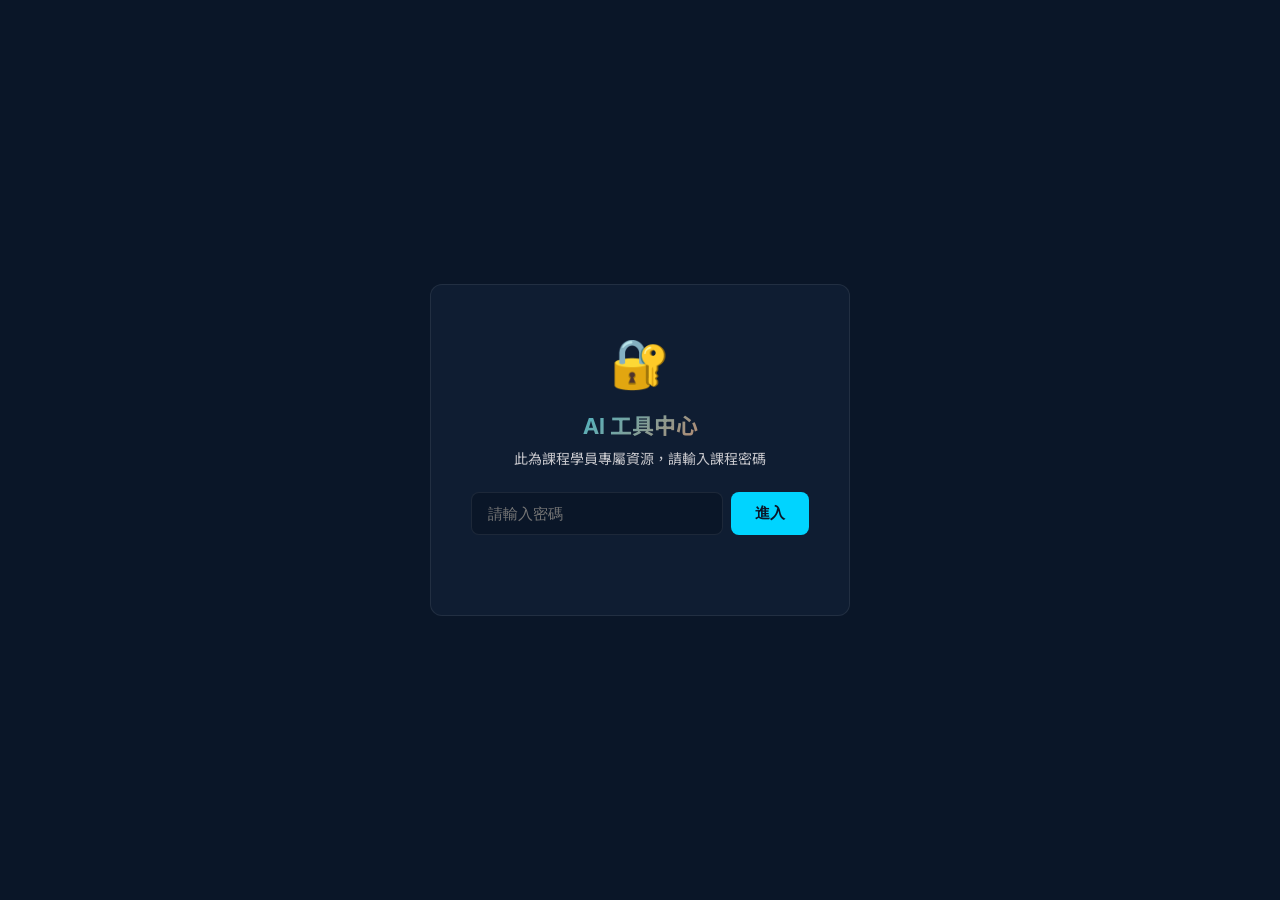
<file: prompt-library/tools.html>
<!DOCTYPE html>
<html lang="zh-TW">
<head>
  <meta charset="UTF-8">
  <meta name="viewport" content="width=device-width, initial-scale=1.0">
  <title>AI 工具中心 | AI 超級房仲</title>
  <meta name="description" content="6 大 AI 實戰工具，填入資料一鍵產出客製化 Prompt">
  <link rel="preconnect" href="https://fonts.googleapis.com">
  <link rel="preconnect" href="https://fonts.gstatic.com" crossorigin>
  <link href="https://fonts.googleapis.com/css2?family=Inter:wght@400;600;700&family=JetBrains+Mono:wght@400;500&family=Noto+Sans+TC:wght@400;500;700&display=swap" rel="stylesheet">
  <link rel="stylesheet" href="css/style.css">
  <link rel="stylesheet" href="css/tools.css">
  <link rel="icon" href="data:image/svg+xml,<svg xmlns='http://www.w3.org/2000/svg' viewBox='0 0 100 100'><text y='0.9em' font-size='90'>🛠</text></svg>">
</head>
<body>

  <!-- 密碼覆蓋層 -->
  <div class="password-overlay" id="pw-overlay">
    <div class="password-card">
      <div class="pw-icon">🔐</div>
      <h2>AI 工具中心</h2>
      <p>此為課程學員專屬資源，請輸入課程密碼</p>
      <div class="pw-input-group">
        <input type="password" id="pw-input" placeholder="請輸入密碼" autocomplete="off">
        <button id="pw-submit">進入</button>
      </div>
      <div class="pw-error" id="pw-error"></div>
    </div>
  </div>

  <!-- Header -->
  <header class="site-header">
    <div class="header-left">
      <span class="header-icon">🛠</span>
      <span class="header-title">AI 工具中心</span>
    </div>
    <div class="header-right">
      <a href="index.html" class="badge">📋 指令庫</a>
      <a href="playground.html" class="badge">🎯 練習場</a>
    </div>
  </header>

  <!-- 工具中心首頁 -->
  <div class="tools-hub" style="padding-top: 80px;">
    <div class="tools-hub-title">
      <h1>AI 房仲工具中心</h1>
    </div>
    <p class="tools-hub-desc">
      不用挑 Prompt，直接面對你的工作場景<br>
      填入真實資料，一鍵產出可以直接貼到 ChatGPT 的 Prompt
    </p>

    <div class="tools-grid" id="tools-grid">
      <!-- JS 動態生成 -->
    </div>
  </div>

  <script src="js/tools-common.js"></script>
  <script>
  ;(function() {
    'use strict';
    ToolsCommon.checkPassword();

    var toolList = [
      { id: 'price-check', icon: '📊', name: '實價行情速查', desc: '填入物件資訊，3 分鐘產出專業行情分析 Prompt', time: '省 60 分鐘', scenarios: 4 },
      { id: 'follow-up', icon: '👤', name: '客戶跟進助理', desc: '選擇客戶階段，一鍵產出專業跟進話術 Prompt', time: '省 30 分鐘', scenarios: 8 },
      { id: 'showing-prep', icon: '🏠', name: '帶看準備包', desc: '帶看前一鍵產出行情+社區+亮點+提案 4 份 Prompt', time: '省 40 分鐘', scenarios: 2 },
      { id: 'negotiation', icon: '💰', name: '議價策略模擬器', desc: '填入買賣雙方條件，AI 幫你規劃議價策略', time: '省 20 分鐘', scenarios: 4 },
      { id: 'market-brief', icon: '📰', name: '房市快報產生器', desc: '選擇平台和主題，批量產出可直接發的房市內容', time: '省 2 小時', scenarios: 5 },
      { id: 'property-doc', icon: '📋', name: '不動產說明書助理', desc: '填入物件資訊，產出 591 文案或委售提案 Prompt', time: '省 30 分鐘', scenarios: 4 }
    ];

    var grid = document.getElementById('tools-grid');
    toolList.forEach(function(t) {
      var a = document.createElement('a');
      a.href = 'tools/' + t.id + '.html';
      a.className = 'tool-card';
      a.innerHTML =
        '<div class="tool-card-icon">' + t.icon + '</div>' +
        '<div class="tool-card-name">' + t.name + '</div>' +
        '<div class="tool-card-desc">' + t.desc + '</div>' +
        '<div class="tool-card-meta">' +
          '<span class="tool-card-time">' + t.time + '</span>' +
          '<span class="tool-card-scenarios">' + t.scenarios + ' 個場景</span>' +
        '</div>';
      grid.appendChild(a);
    });
  })();
  </script>
</body>
</html>
</file>
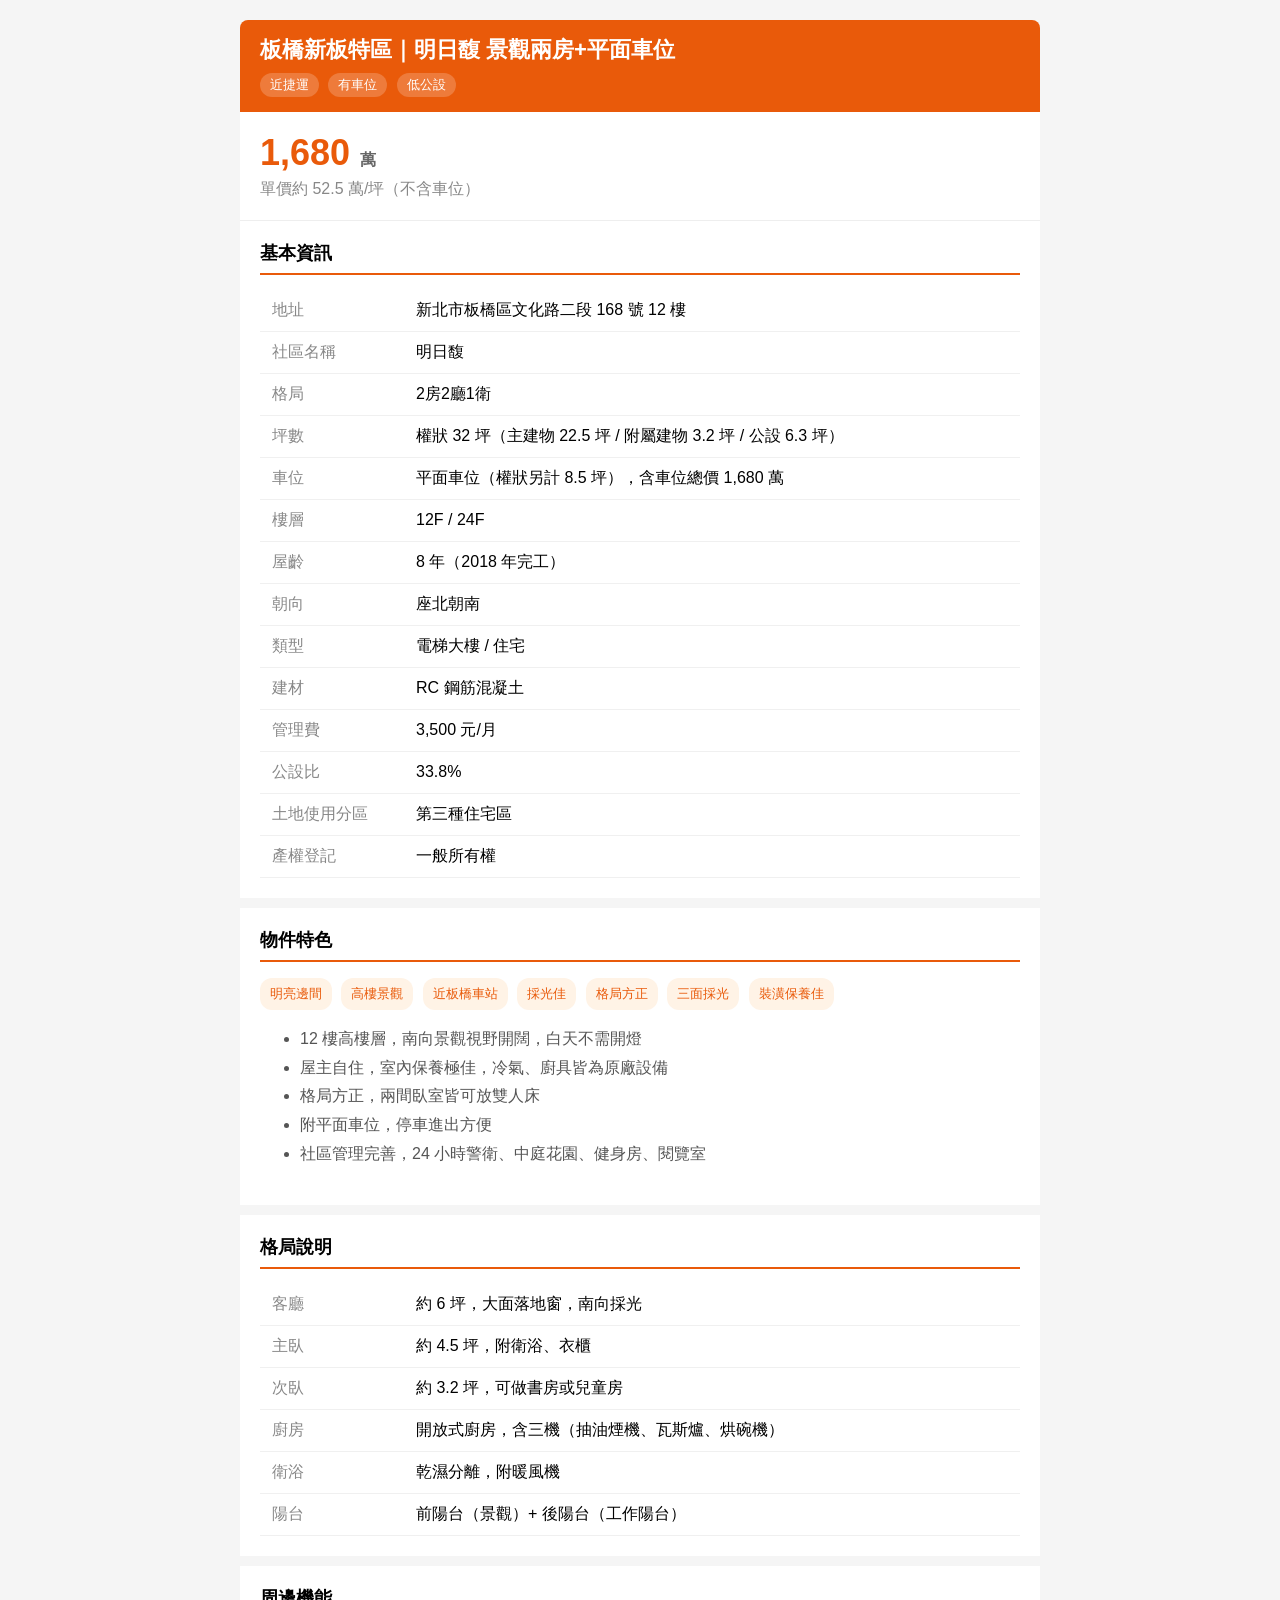
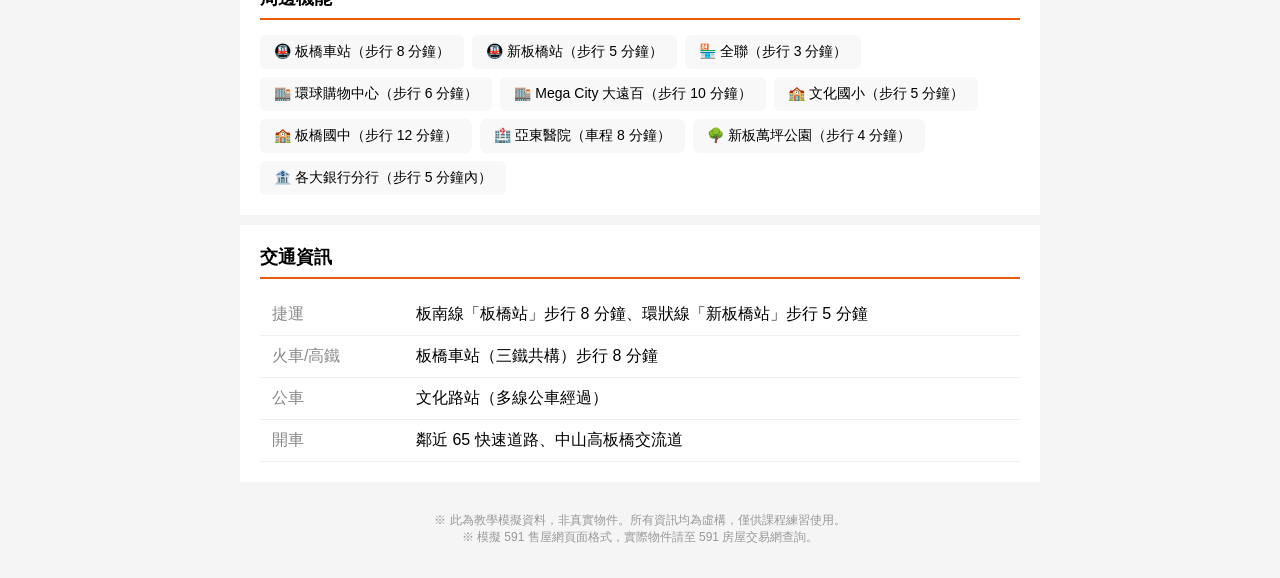
<file: cases/sample-data/591物件頁面-板橋2房.html>
<!DOCTYPE html>
<html lang="zh-TW">
<head>
  <meta charset="UTF-8">
  <title>板橋新板特區｜明日馥 2房+車位｜591售屋網</title>
  <style>
    body { font-family: "Microsoft JhengHei", sans-serif; max-width: 800px; margin: 0 auto; padding: 20px; background: #f5f5f5; }
    .header { background: #e95a0a; color: #fff; padding: 15px 20px; border-radius: 8px 8px 0 0; }
    .header h1 { margin: 0; font-size: 22px; }
    .price-box { background: #fff; padding: 20px; border-bottom: 1px solid #eee; }
    .price { color: #e95a0a; font-size: 36px; font-weight: bold; }
    .price span { font-size: 16px; color: #666; }
    .info-section { background: #fff; padding: 20px; margin-bottom: 10px; }
    .info-section h2 { font-size: 18px; border-bottom: 2px solid #e95a0a; padding-bottom: 8px; margin-top: 0; }
    table { width: 100%; border-collapse: collapse; }
    td { padding: 10px 12px; border-bottom: 1px solid #f0f0f0; }
    td:first-child { color: #888; width: 120px; }
    .tag { display: inline-block; background: #fff3e6; color: #e95a0a; padding: 3px 10px; border-radius: 12px; font-size: 13px; margin-right: 5px; }
    .nearby { display: flex; flex-wrap: wrap; gap: 8px; }
    .nearby-item { background: #f8f8f8; padding: 8px 14px; border-radius: 6px; font-size: 14px; }
    .disclaimer { color: #999; font-size: 12px; text-align: center; margin-top: 30px; }
  </style>
</head>
<body>
  <div class="header">
    <h1>板橋新板特區｜明日馥 景觀兩房+平面車位</h1>
    <div style="margin-top:8px;">
      <span class="tag" style="background:rgba(255,255,255,0.2);color:#fff;">近捷運</span>
      <span class="tag" style="background:rgba(255,255,255,0.2);color:#fff;">有車位</span>
      <span class="tag" style="background:rgba(255,255,255,0.2);color:#fff;">低公設</span>
    </div>
  </div>

  <div class="price-box">
    <div class="price">1,680 <span>萬</span></div>
    <div style="color:#888; margin-top:5px;">單價約 52.5 萬/坪（不含車位）</div>
  </div>

  <div class="info-section">
    <h2>基本資訊</h2>
    <table>
      <tr><td>地址</td><td>新北市板橋區文化路二段 168 號 12 樓</td></tr>
      <tr><td>社區名稱</td><td>明日馥</td></tr>
      <tr><td>格局</td><td>2房2廳1衛</td></tr>
      <tr><td>坪數</td><td>權狀 32 坪（主建物 22.5 坪 / 附屬建物 3.2 坪 / 公設 6.3 坪）</td></tr>
      <tr><td>車位</td><td>平面車位（權狀另計 8.5 坪），含車位總價 1,680 萬</td></tr>
      <tr><td>樓層</td><td>12F / 24F</td></tr>
      <tr><td>屋齡</td><td>8 年（2018 年完工）</td></tr>
      <tr><td>朝向</td><td>座北朝南</td></tr>
      <tr><td>類型</td><td>電梯大樓 / 住宅</td></tr>
      <tr><td>建材</td><td>RC 鋼筋混凝土</td></tr>
      <tr><td>管理費</td><td>3,500 元/月</td></tr>
      <tr><td>公設比</td><td>33.8%</td></tr>
      <tr><td>土地使用分區</td><td>第三種住宅區</td></tr>
      <tr><td>產權登記</td><td>一般所有權</td></tr>
    </table>
  </div>

  <div class="info-section">
    <h2>物件特色</h2>
    <div style="line-height: 2;">
      <span class="tag">明亮邊間</span>
      <span class="tag">高樓景觀</span>
      <span class="tag">近板橋車站</span>
      <span class="tag">採光佳</span>
      <span class="tag">格局方正</span>
      <span class="tag">三面採光</span>
      <span class="tag">裝潢保養佳</span>
    </div>
    <ul style="margin-top:15px; line-height:1.8; color:#555;">
      <li>12 樓高樓層，南向景觀視野開闊，白天不需開燈</li>
      <li>屋主自住，室內保養極佳，冷氣、廚具皆為原廠設備</li>
      <li>格局方正，兩間臥室皆可放雙人床</li>
      <li>附平面車位，停車進出方便</li>
      <li>社區管理完善，24 小時警衛、中庭花園、健身房、閱覽室</li>
    </ul>
  </div>

  <div class="info-section">
    <h2>格局說明</h2>
    <table>
      <tr><td>客廳</td><td>約 6 坪，大面落地窗，南向採光</td></tr>
      <tr><td>主臥</td><td>約 4.5 坪，附衛浴、衣櫃</td></tr>
      <tr><td>次臥</td><td>約 3.2 坪，可做書房或兒童房</td></tr>
      <tr><td>廚房</td><td>開放式廚房，含三機（抽油煙機、瓦斯爐、烘碗機）</td></tr>
      <tr><td>衛浴</td><td>乾濕分離，附暖風機</td></tr>
      <tr><td>陽台</td><td>前陽台（景觀）+ 後陽台（工作陽台）</td></tr>
    </table>
  </div>

  <div class="info-section">
    <h2>周邊機能</h2>
    <div class="nearby">
      <div class="nearby-item">🚇 板橋車站（步行 8 分鐘）</div>
      <div class="nearby-item">🚇 新板橋站（步行 5 分鐘）</div>
      <div class="nearby-item">🏪 全聯（步行 3 分鐘）</div>
      <div class="nearby-item">🏬 環球購物中心（步行 6 分鐘）</div>
      <div class="nearby-item">🏬 Mega City 大遠百（步行 10 分鐘）</div>
      <div class="nearby-item">🏫 文化國小（步行 5 分鐘）</div>
      <div class="nearby-item">🏫 板橋國中（步行 12 分鐘）</div>
      <div class="nearby-item">🏥 亞東醫院（車程 8 分鐘）</div>
      <div class="nearby-item">🌳 新板萬坪公園（步行 4 分鐘）</div>
      <div class="nearby-item">🏦 各大銀行分行（步行 5 分鐘內）</div>
    </div>
  </div>

  <div class="info-section">
    <h2>交通資訊</h2>
    <table>
      <tr><td>捷運</td><td>板南線「板橋站」步行 8 分鐘、環狀線「新板橋站」步行 5 分鐘</td></tr>
      <tr><td>火車/高鐵</td><td>板橋車站（三鐵共構）步行 8 分鐘</td></tr>
      <tr><td>公車</td><td>文化路站（多線公車經過）</td></tr>
      <tr><td>開車</td><td>鄰近 65 快速道路、中山高板橋交流道</td></tr>
    </table>
  </div>

  <p class="disclaimer">
    ※ 此為教學模擬資料，非真實物件。所有資訊均為虛構，僅供課程練習使用。<br>
    ※ 模擬 591 售屋網頁面格式，實際物件請至 591 房屋交易網查詢。
  </p>
</body>
</html>
</file>
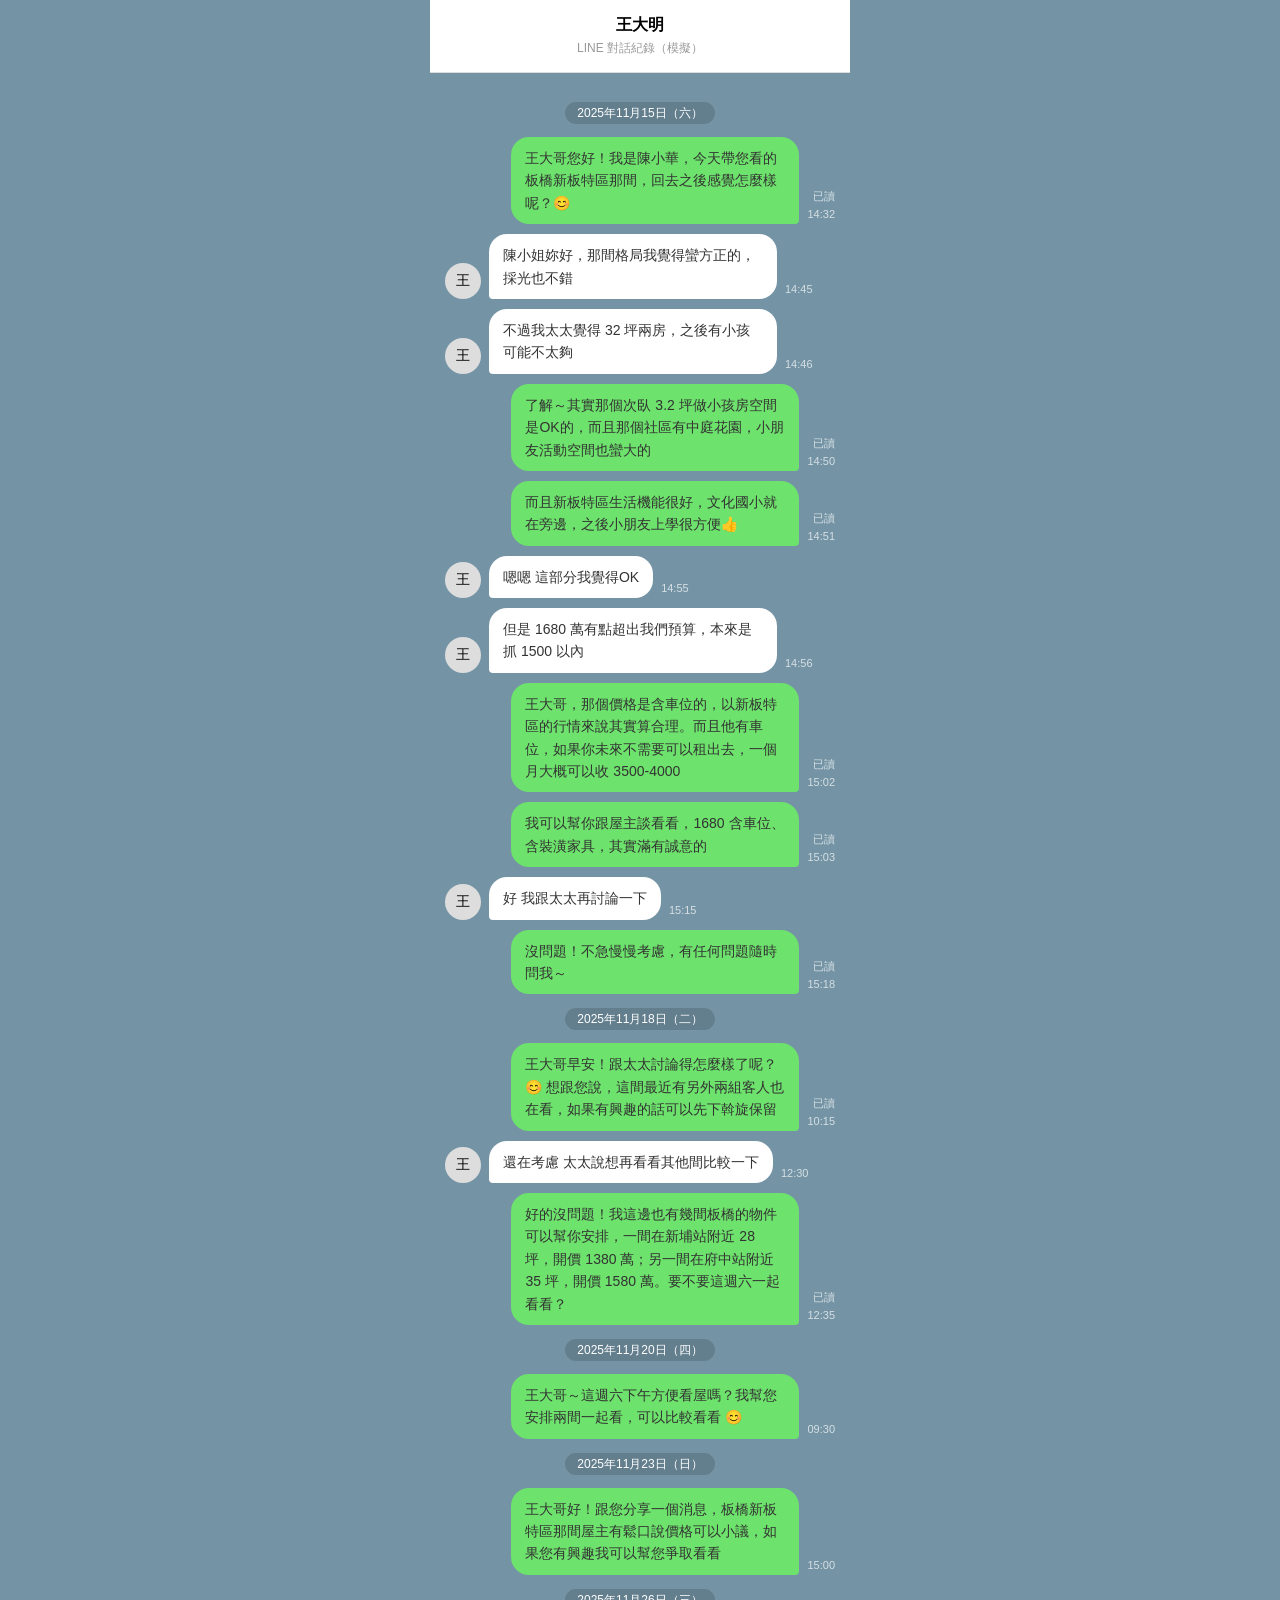
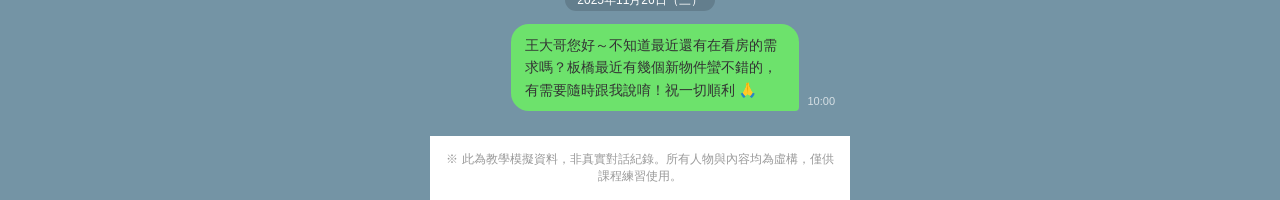
<file: cases/sample-data/LINE對話截圖-客戶王大明.html>
<!DOCTYPE html>
<html lang="zh-TW">
<head>
  <meta charset="UTF-8">
  <title>LINE 對話紀錄 — 客戶王大明</title>
  <style>
    body { font-family: "Microsoft JhengHei", "Helvetica Neue", sans-serif; max-width: 420px; margin: 0 auto; padding: 0; background: #7494a5; }
    .chat-header { background: #fff; padding: 15px 20px; text-align: center; border-bottom: 1px solid #ddd; position: sticky; top: 0; }
    .chat-header h3 { margin: 0; font-size: 16px; }
    .chat-header .subtitle { color: #999; font-size: 12px; margin-top: 4px; }
    .chat-body { padding: 15px; }
    .date-divider { text-align: center; margin: 15px 0; }
    .date-divider span { background: rgba(0,0,0,0.15); color: #fff; font-size: 12px; padding: 4px 12px; border-radius: 12px; }
    .msg { display: flex; margin-bottom: 10px; align-items: flex-end; gap: 8px; }
    .msg.right { flex-direction: row-reverse; }
    .bubble { max-width: 260px; padding: 10px 14px; border-radius: 18px; font-size: 14px; line-height: 1.6; position: relative; }
    .msg.left .bubble { background: #fff; color: #333; border-bottom-left-radius: 4px; }
    .msg.right .bubble { background: #6de26c; color: #333; border-bottom-right-radius: 4px; }
    .time { font-size: 11px; color: rgba(255,255,255,0.7); white-space: nowrap; margin-bottom: 4px; }
    .read { font-size: 11px; color: rgba(255,255,255,0.7); margin-bottom: 4px; text-align: right; }
    .avatar { width: 36px; height: 36px; border-radius: 50%; background: #ddd; display: flex; align-items: center; justify-content: center; font-size: 14px; flex-shrink: 0; }
    .disclaimer { background: #fff; padding: 15px; text-align: center; color: #999; font-size: 12px; }
  </style>
</head>
<body>
  <div class="chat-header">
    <h3>王大明</h3>
    <div class="subtitle">LINE 對話紀錄（模擬）</div>
  </div>

  <div class="chat-body">
    <!-- 11/15 帶看當天 -->
    <div class="date-divider"><span>2025年11月15日（六）</span></div>

    <div class="msg right">
      <div><div class="read">已讀</div><div class="time">14:32</div></div>
      <div class="bubble">王大哥您好！我是陳小華，今天帶您看的板橋新板特區那間，回去之後感覺怎麼樣呢？😊</div>
    </div>

    <div class="msg left">
      <div class="avatar">王</div>
      <div class="bubble">陳小姐妳好，那間格局我覺得蠻方正的，採光也不錯</div>
      <div class="time">14:45</div>
    </div>

    <div class="msg left">
      <div class="avatar">王</div>
      <div class="bubble">不過我太太覺得 32 坪兩房，之後有小孩可能不太夠</div>
      <div class="time">14:46</div>
    </div>

    <div class="msg right">
      <div><div class="read">已讀</div><div class="time">14:50</div></div>
      <div class="bubble">了解～其實那個次臥 3.2 坪做小孩房空間是OK的，而且那個社區有中庭花園，小朋友活動空間也蠻大的</div>
    </div>

    <div class="msg right">
      <div><div class="read">已讀</div><div class="time">14:51</div></div>
      <div class="bubble">而且新板特區生活機能很好，文化國小就在旁邊，之後小朋友上學很方便👍</div>
    </div>

    <div class="msg left">
      <div class="avatar">王</div>
      <div class="bubble">嗯嗯 這部分我覺得OK</div>
      <div class="time">14:55</div>
    </div>

    <div class="msg left">
      <div class="avatar">王</div>
      <div class="bubble">但是 1680 萬有點超出我們預算，本來是抓 1500 以內</div>
      <div class="time">14:56</div>
    </div>

    <div class="msg right">
      <div><div class="read">已讀</div><div class="time">15:02</div></div>
      <div class="bubble">王大哥，那個價格是含車位的，以新板特區的行情來說其實算合理。而且他有車位，如果你未來不需要可以租出去，一個月大概可以收 3500-4000</div>
    </div>

    <div class="msg right">
      <div><div class="read">已讀</div><div class="time">15:03</div></div>
      <div class="bubble">我可以幫你跟屋主談看看，1680 含車位、含裝潢家具，其實滿有誠意的</div>
    </div>

    <div class="msg left">
      <div class="avatar">王</div>
      <div class="bubble">好 我跟太太再討論一下</div>
      <div class="time">15:15</div>
    </div>

    <div class="msg right">
      <div><div class="read">已讀</div><div class="time">15:18</div></div>
      <div class="bubble">沒問題！不急慢慢考慮，有任何問題隨時問我～</div>
    </div>

    <!-- 11/18 週二跟進 -->
    <div class="date-divider"><span>2025年11月18日（二）</span></div>

    <div class="msg right">
      <div><div class="read">已讀</div><div class="time">10:15</div></div>
      <div class="bubble">王大哥早安！跟太太討論得怎麼樣了呢？😊 想跟您說，這間最近有另外兩組客人也在看，如果有興趣的話可以先下斡旋保留</div>
    </div>

    <div class="msg left">
      <div class="avatar">王</div>
      <div class="bubble">還在考慮 太太說想再看看其他間比較一下</div>
      <div class="time">12:30</div>
    </div>

    <div class="msg right">
      <div><div class="read">已讀</div><div class="time">12:35</div></div>
      <div class="bubble">好的沒問題！我這邊也有幾間板橋的物件可以幫你安排，一間在新埔站附近 28 坪，開價 1380 萬；另一間在府中站附近 35 坪，開價 1580 萬。要不要這週六一起看看？</div>
    </div>

    <!-- 已讀不回 -->
    <div class="date-divider"><span>2025年11月20日（四）</span></div>

    <div class="msg right">
      <div><div class="time">09:30</div></div>
      <div class="bubble">王大哥～這週六下午方便看屋嗎？我幫您安排兩間一起看，可以比較看看 😊</div>
    </div>

    <!-- 11/23 再次跟進 -->
    <div class="date-divider"><span>2025年11月23日（日）</span></div>

    <div class="msg right">
      <div><div class="time">15:00</div></div>
      <div class="bubble">王大哥好！跟您分享一個消息，板橋新板特區那間屋主有鬆口說價格可以小議，如果您有興趣我可以幫您爭取看看</div>
    </div>

    <!-- 11/26 最後跟進 -->
    <div class="date-divider"><span>2025年11月26日（三）</span></div>

    <div class="msg right">
      <div><div class="time">10:00</div></div>
      <div class="bubble">王大哥您好～不知道最近還有在看房的需求嗎？板橋最近有幾個新物件蠻不錯的，有需要隨時跟我說唷！祝一切順利 🙏</div>
    </div>

  </div>

  <div class="disclaimer">
    ※ 此為教學模擬資料，非真實對話紀錄。所有人物與內容均為虛構，僅供課程練習使用。
  </div>
</body>
</html>
</file>
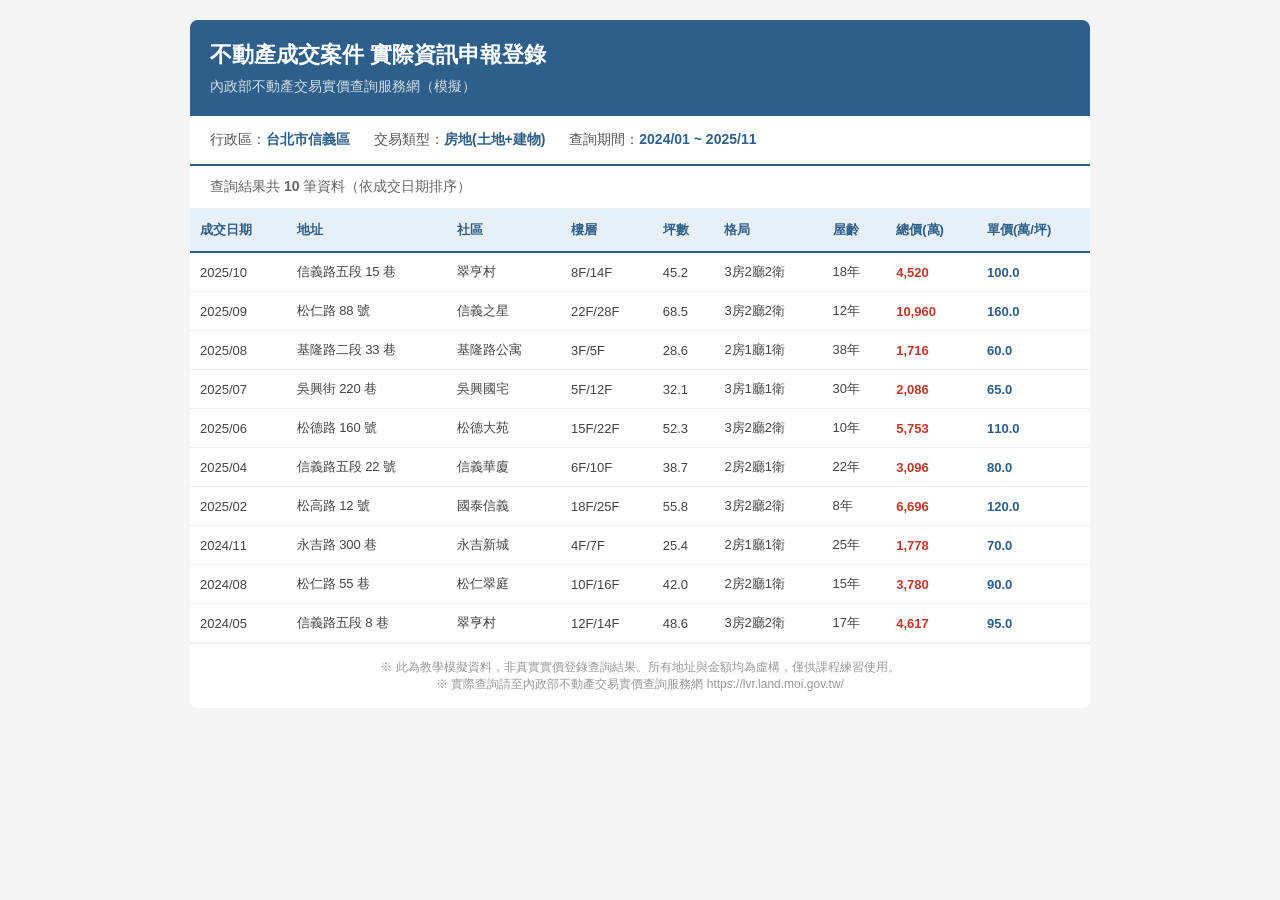
<file: cases/sample-data/實價登錄查詢結果-信義區.html>
<!DOCTYPE html>
<html lang="zh-TW">
<head>
  <meta charset="UTF-8">
  <title>實價登錄查詢結果 — 信義區</title>
  <style>
    body { font-family: "Microsoft JhengHei", sans-serif; max-width: 900px; margin: 0 auto; padding: 20px; background: #f5f5f5; }
    .header { background: #2d5f8a; color: #fff; padding: 20px; border-radius: 8px 8px 0 0; }
    .header h1 { margin: 0; font-size: 22px; }
    .header .subtitle { margin-top: 8px; font-size: 14px; opacity: 0.8; }
    .filter-bar { background: #fff; padding: 15px 20px; border-bottom: 2px solid #2d5f8a; font-size: 14px; color: #555; }
    .filter-bar span { margin-right: 20px; }
    .filter-bar strong { color: #2d5f8a; }
    .result-count { background: #fff; padding: 12px 20px; color: #666; font-size: 14px; border-bottom: 1px solid #eee; }
    table { width: 100%; border-collapse: collapse; background: #fff; }
    th { background: #e8f0f7; color: #2d5f8a; padding: 12px 10px; font-size: 13px; text-align: left; border-bottom: 2px solid #2d5f8a; white-space: nowrap; }
    td { padding: 10px; font-size: 13px; border-bottom: 1px solid #f0f0f0; color: #444; }
    tr:hover { background: #f8fbff; }
    .price { color: #c0392b; font-weight: bold; }
    .unit-price { color: #2d5f8a; font-weight: bold; }
    .footer { background: #fff; padding: 15px 20px; border-top: 1px solid #eee; text-align: center; color: #999; font-size: 12px; border-radius: 0 0 8px 8px; }
  </style>
</head>
<body>
  <div class="header">
    <h1>不動產成交案件 實際資訊申報登錄</h1>
    <div class="subtitle">內政部不動產交易實價查詢服務網（模擬）</div>
  </div>

  <div class="filter-bar">
    <span>行政區：<strong>台北市信義區</strong></span>
    <span>交易類型：<strong>房地(土地+建物)</strong></span>
    <span>查詢期間：<strong>2024/01 ~ 2025/11</strong></span>
  </div>

  <div class="result-count">
    查詢結果共 <strong>10</strong> 筆資料（依成交日期排序）
  </div>

  <table>
    <thead>
      <tr>
        <th>成交日期</th>
        <th>地址</th>
        <th>社區</th>
        <th>樓層</th>
        <th>坪數</th>
        <th>格局</th>
        <th>屋齡</th>
        <th>總價(萬)</th>
        <th>單價(萬/坪)</th>
      </tr>
    </thead>
    <tbody>
      <tr>
        <td>2025/10</td>
        <td>信義路五段 15 巷</td>
        <td>翠亨村</td>
        <td>8F/14F</td>
        <td>45.2</td>
        <td>3房2廳2衛</td>
        <td>18年</td>
        <td class="price">4,520</td>
        <td class="unit-price">100.0</td>
      </tr>
      <tr>
        <td>2025/09</td>
        <td>松仁路 88 號</td>
        <td>信義之星</td>
        <td>22F/28F</td>
        <td>68.5</td>
        <td>3房2廳2衛</td>
        <td>12年</td>
        <td class="price">10,960</td>
        <td class="unit-price">160.0</td>
      </tr>
      <tr>
        <td>2025/08</td>
        <td>基隆路二段 33 巷</td>
        <td>基隆路公寓</td>
        <td>3F/5F</td>
        <td>28.6</td>
        <td>2房1廳1衛</td>
        <td>38年</td>
        <td class="price">1,716</td>
        <td class="unit-price">60.0</td>
      </tr>
      <tr>
        <td>2025/07</td>
        <td>吳興街 220 巷</td>
        <td>吳興國宅</td>
        <td>5F/12F</td>
        <td>32.1</td>
        <td>3房1廳1衛</td>
        <td>30年</td>
        <td class="price">2,086</td>
        <td class="unit-price">65.0</td>
      </tr>
      <tr>
        <td>2025/06</td>
        <td>松德路 160 號</td>
        <td>松德大苑</td>
        <td>15F/22F</td>
        <td>52.3</td>
        <td>3房2廳2衛</td>
        <td>10年</td>
        <td class="price">5,753</td>
        <td class="unit-price">110.0</td>
      </tr>
      <tr>
        <td>2025/04</td>
        <td>信義路五段 22 號</td>
        <td>信義華廈</td>
        <td>6F/10F</td>
        <td>38.7</td>
        <td>2房2廳1衛</td>
        <td>22年</td>
        <td class="price">3,096</td>
        <td class="unit-price">80.0</td>
      </tr>
      <tr>
        <td>2025/02</td>
        <td>松高路 12 號</td>
        <td>國泰信義</td>
        <td>18F/25F</td>
        <td>55.8</td>
        <td>3房2廳2衛</td>
        <td>8年</td>
        <td class="price">6,696</td>
        <td class="unit-price">120.0</td>
      </tr>
      <tr>
        <td>2024/11</td>
        <td>永吉路 300 巷</td>
        <td>永吉新城</td>
        <td>4F/7F</td>
        <td>25.4</td>
        <td>2房1廳1衛</td>
        <td>25年</td>
        <td class="price">1,778</td>
        <td class="unit-price">70.0</td>
      </tr>
      <tr>
        <td>2024/08</td>
        <td>松仁路 55 巷</td>
        <td>松仁翠庭</td>
        <td>10F/16F</td>
        <td>42.0</td>
        <td>2房2廳1衛</td>
        <td>15年</td>
        <td class="price">3,780</td>
        <td class="unit-price">90.0</td>
      </tr>
      <tr>
        <td>2024/05</td>
        <td>信義路五段 8 巷</td>
        <td>翠亨村</td>
        <td>12F/14F</td>
        <td>48.6</td>
        <td>3房2廳2衛</td>
        <td>17年</td>
        <td class="price">4,617</td>
        <td class="unit-price">95.0</td>
      </tr>
    </tbody>
  </table>

  <div class="footer">
    ※ 此為教學模擬資料，非真實實價登錄查詢結果。所有地址與金額均為虛構，僅供課程練習使用。<br>
    ※ 實際查詢請至內政部不動產交易實價查詢服務網 https://lvr.land.moi.gov.tw/
  </div>
</body>
</html>
</file>
<file: landing/style.css>
/* ============================================
   AI 超級房仲實戰班 — Landing Page
   Brand: AutoLab / 阿峰老師
   ============================================ */

/* --- Reset & Base --- */
*,
*::before,
*::after {
  margin: 0;
  padding: 0;
  box-sizing: border-box;
}

:root {
  --bg: #0A1628;
  --bg-card: #0F1D32;
  --bg-card-hover: #142640;
  --cyan: #00D4FF;
  --orange: #FF6B35;
  --white: #FFFFFF;
  --gray: #C7C7CC;
  --gray-dim: #8E8E93;
  --radius: 12px;
  --shadow: 0 4px 20px rgba(0, 0, 0, 0.3);
  --shadow-hover: 0 8px 32px rgba(0, 212, 255, 0.15);
  --transition: 0.3s ease;
}

html {
  scroll-behavior: smooth;
}

body {
  font-family: 'Inter', 'Noto Sans TC', sans-serif;
  background: var(--bg);
  color: var(--white);
  line-height: 1.6;
  -webkit-font-smoothing: antialiased;
}

a {
  color: var(--cyan);
  text-decoration: none;
  transition: color var(--transition);
}

a:hover {
  color: var(--orange);
}

ul {
  list-style: none;
}

.container {
  max-width: 1100px;
  margin: 0 auto;
  padding: 0 24px;
}

/* --- Section Shared --- */
.section-title {
  font-size: 2rem;
  font-weight: 800;
  text-align: center;
  margin-bottom: 8px;
}

.section-desc {
  text-align: center;
  color: var(--gray);
  font-size: 1.1rem;
  margin-bottom: 48px;
}

/* ========================
   Hero
   ======================== */
.hero {
  min-height: 80vh;
  display: flex;
  align-items: center;
  justify-content: center;
  text-align: center;
  padding: 80px 24px;
  background: radial-gradient(ellipse at 50% 20%, rgba(0, 212, 255, 0.08) 0%, transparent 60%);
}

.hero-tag {
  display: inline-block;
  font-size: 0.85rem;
  font-weight: 600;
  letter-spacing: 2px;
  text-transform: uppercase;
  color: var(--cyan);
  border: 1px solid rgba(0, 212, 255, 0.3);
  padding: 6px 18px;
  border-radius: 20px;
  margin-bottom: 24px;
}

.hero-title {
  font-size: clamp(2.2rem, 6vw, 3.8rem);
  font-weight: 900;
  line-height: 1.15;
  margin-bottom: 20px;
}

.hero-title .highlight {
  color: var(--cyan);
}

.hero-subtitle {
  font-size: clamp(1rem, 2.5vw, 1.35rem);
  color: var(--gray);
  max-width: 600px;
  margin: 0 auto 40px;
}

.cta-button {
  display: inline-block;
  padding: 16px 40px;
  font-size: 1.1rem;
  font-weight: 700;
  color: var(--bg);
  background: linear-gradient(135deg, var(--cyan), #00B8E6);
  border-radius: 50px;
  box-shadow: 0 0 24px rgba(0, 212, 255, 0.35);
  transition: transform var(--transition), box-shadow var(--transition);
}

.cta-button:hover {
  transform: translateY(-2px);
  box-shadow: 0 0 36px rgba(0, 212, 255, 0.55);
  color: var(--bg);
}

/* ========================
   Instructor
   ======================== */
.instructor {
  padding: 80px 0;
}

.instructor-card {
  display: flex;
  align-items: center;
  gap: 40px;
  background: var(--bg-card);
  border-radius: var(--radius);
  padding: 48px;
  box-shadow: var(--shadow);
}

.instructor-avatar {
  font-size: 5rem;
  flex-shrink: 0;
  width: 120px;
  height: 120px;
  display: flex;
  align-items: center;
  justify-content: center;
  background: rgba(0, 212, 255, 0.1);
  border-radius: 50%;
  border: 2px solid rgba(0, 212, 255, 0.3);
}

.instructor-name {
  font-size: 1.6rem;
  font-weight: 800;
  margin-bottom: 4px;
}

.instructor-role {
  color: var(--cyan);
  font-size: 1rem;
  font-weight: 600;
  margin-bottom: 24px;
}

.stats-row {
  display: flex;
  gap: 32px;
  margin-bottom: 24px;
}

.stat {
  display: flex;
  flex-direction: column;
}

.stat-number {
  font-size: 1.8rem;
  font-weight: 900;
  color: var(--orange);
}

.stat-label {
  font-size: 0.85rem;
  color: var(--gray);
}

.motto {
  font-size: 1.15rem;
  font-style: italic;
  color: var(--gray);
  border-left: 3px solid var(--cyan);
  padding-left: 16px;
}

/* ========================
   Modules
   ======================== */
.modules {
  padding: 80px 0;
}

.module-grid {
  display: grid;
  grid-template-columns: repeat(3, 1fr);
  gap: 24px;
}

.module-card {
  background: var(--bg-card);
  border-radius: var(--radius);
  padding: 32px 28px;
  box-shadow: var(--shadow);
  transition: transform var(--transition), box-shadow var(--transition);
  position: relative;
  overflow: hidden;
}

.module-card::before {
  content: '';
  position: absolute;
  top: 0;
  left: 0;
  right: 0;
  height: 3px;
  background: linear-gradient(90deg, var(--cyan), var(--orange));
  opacity: 0;
  transition: opacity var(--transition);
}

.module-card:hover {
  transform: translateY(-4px);
  box-shadow: var(--shadow-hover);
}

.module-card:hover::before {
  opacity: 1;
}

.module-icon {
  font-size: 2.4rem;
  margin-bottom: 12px;
}

.module-tag {
  display: inline-block;
  font-size: 0.75rem;
  font-weight: 700;
  color: var(--cyan);
  background: rgba(0, 212, 255, 0.1);
  padding: 3px 10px;
  border-radius: 4px;
  margin-bottom: 8px;
}

.module-card h3 {
  font-size: 1.2rem;
  font-weight: 700;
  margin-bottom: 6px;
}

.module-desc {
  color: var(--gray);
  font-size: 0.9rem;
  margin-bottom: 16px;
}

.module-card ul {
  padding-left: 0;
}

.module-card li {
  position: relative;
  padding-left: 18px;
  color: var(--gray);
  font-size: 0.88rem;
  margin-bottom: 6px;
}

.module-card li::before {
  content: '';
  position: absolute;
  left: 0;
  top: 8px;
  width: 6px;
  height: 6px;
  border-radius: 50%;
  background: var(--cyan);
}

/* ========================
   Bonus / 課後加值
   ======================== */
.bonus {
  padding: 80px 0;
}

.bonus-grid {
  display: grid;
  grid-template-columns: repeat(4, 1fr);
  gap: 24px;
}

.bonus-card {
  background: var(--bg-card);
  border-radius: var(--radius);
  padding: 32px 24px;
  text-align: center;
  box-shadow: var(--shadow);
  transition: transform var(--transition), box-shadow var(--transition);
}

.bonus-card:hover {
  transform: translateY(-4px);
  box-shadow: var(--shadow-hover);
}

.bonus-icon {
  font-size: 2.4rem;
  margin-bottom: 16px;
}

.bonus-card h3 {
  font-size: 1.05rem;
  font-weight: 700;
  margin-bottom: 8px;
}

.bonus-card p {
  color: var(--gray);
  font-size: 0.9rem;
}

/* ========================
   Footer
   ======================== */
.footer {
  padding: 48px 0;
  text-align: center;
  border-top: 1px solid rgba(255, 255, 255, 0.08);
  color: var(--gray-dim);
  font-size: 0.9rem;
}

.footer p {
  margin-bottom: 6px;
}

.footer .copyright {
  margin-top: 12px;
  font-size: 0.8rem;
}

/* ========================
   Responsive
   ======================== */
@media (max-width: 900px) {
  .module-grid {
    grid-template-columns: repeat(2, 1fr);
  }

  .bonus-grid {
    grid-template-columns: repeat(2, 1fr);
  }

  .instructor-card {
    flex-direction: column;
    text-align: center;
    padding: 36px 28px;
  }

  .stats-row {
    justify-content: center;
  }

  .motto {
    border-left: none;
    padding-left: 0;
    border-top: 2px solid var(--cyan);
    padding-top: 16px;
  }
}

@media (max-width: 600px) {
  .hero {
    min-height: 70vh;
    padding: 60px 20px;
  }

  .section-title {
    font-size: 1.6rem;
  }

  .module-grid {
    grid-template-columns: 1fr;
  }

  .bonus-grid {
    grid-template-columns: 1fr;
  }

  .stats-row {
    gap: 20px;
  }

  .stat-number {
    font-size: 1.4rem;
  }

  .instructor-card {
    padding: 28px 20px;
  }

  .cta-button {
    padding: 14px 32px;
    font-size: 1rem;
  }
}
</file>
<file: prompt-library/css/style.css>
/* =============================================
   AI 超級房仲 Prompt 指令庫 — style.css
   品牌：阿峰老師 × Autolab
   ============================================= */

:root {
  --primary: #00D4FF;
  --bg: #0A1628;
  --bg-card: #0F1D32;
  --bg-code: #070E1A;
  --accent: #FF6B35;
  --text: #FFFFFF;
  --text-muted: #C7C7CC;
  --text-dim: #8A8A8E;
  --border: rgba(255,255,255,0.08);
  --border-hover: rgba(0,212,255,0.3);
  --primary-10: rgba(0,212,255,0.1);
  --primary-20: rgba(0,212,255,0.2);
  --green: #34C759;
  --yellow: #FFD60A;
  --red: #FF453A;
  --radius: 12px;
  --radius-sm: 8px;
  --sidebar-w: 280px;
  --header-h: 60px;
  --font-sans: 'Inter','Noto Sans TC',-apple-system,sans-serif;
  --font-mono: 'JetBrains Mono','Fira Code',monospace;
}

*,*::before,*::after { margin:0; padding:0; box-sizing:border-box; }

html { font-size:16px; }
body {
  font-family: var(--font-sans);
  background: var(--bg);
  color: var(--text);
  min-height: 100vh;
  -webkit-font-smoothing: antialiased;
}

/* ===== 密碼頁 ===== */
.password-overlay {
  position: fixed; inset: 0; z-index: 9999;
  background: var(--bg);
  display: flex; align-items: center; justify-content: center;
}
.password-overlay.hidden { display: none; }

.password-card {
  background: var(--bg-card);
  border: 1px solid var(--border);
  border-radius: var(--radius);
  padding: 48px 40px;
  text-align: center;
  max-width: 420px;
  width: 90%;
}
.pw-icon { font-size: 48px; margin-bottom: 16px; }
.password-card h2 {
  font-size: 22px; font-weight: 700;
  margin-bottom: 8px;
  background: linear-gradient(135deg, var(--primary), var(--accent));
  -webkit-background-clip: text; -webkit-text-fill-color: transparent;
}
.password-card p { color: var(--text-muted); font-size: 14px; margin-bottom: 24px; }

.pw-input-group { display: flex; gap: 8px; }
.pw-input-group input {
  flex: 1; padding: 12px 16px;
  background: var(--bg); border: 1px solid var(--border);
  border-radius: var(--radius-sm); color: var(--text);
  font-size: 15px; outline: none;
}
.pw-input-group input:focus { border-color: var(--primary); }
.pw-input-group button {
  padding: 12px 24px;
  background: var(--primary); color: var(--bg);
  border: none; border-radius: var(--radius-sm);
  font-weight: 700; font-size: 15px; cursor: pointer;
}
.pw-input-group button:hover { opacity: 0.9; }
.pw-error { color: var(--red); font-size: 13px; margin-top: 12px; min-height: 20px; }

/* ===== Header ===== */
.site-header {
  position: fixed; top: 0; left: 0; right: 0; z-index: 100;
  height: var(--header-h);
  background: rgba(10,22,40,0.85);
  backdrop-filter: blur(12px);
  border-bottom: 1px solid var(--border);
  display: flex; align-items: center; justify-content: space-between;
  padding: 0 24px;
}
.header-left { display: flex; align-items: center; gap: 10px; }
.header-icon { font-size: 24px; }
.header-title { font-size: 18px; font-weight: 700; }
.header-right { display: flex; gap: 8px; }

.badge {
  padding: 4px 12px;
  background: var(--primary-10);
  color: var(--primary);
  border-radius: 20px; font-size: 13px; font-weight: 600;
}
.badge.accent {
  background: rgba(255,107,53,0.15);
  color: var(--accent);
}

/* ===== 手機版搜尋/篩選/Tab ===== */
.mobile-bar {
  display: none;
  position: fixed; top: var(--header-h); left: 0; right: 0; z-index: 90;
  background: var(--bg);
  border-bottom: 1px solid var(--border);
  padding: 12px 16px 0;
}
.mobile-bar .search-input {
  width: 100%; margin-bottom: 8px;
}
.filter-toggle-btn {
  padding: 6px 14px;
  background: var(--bg-card); color: var(--text-muted);
  border: 1px solid var(--border); border-radius: 20px;
  font-size: 13px; cursor: pointer; margin-bottom: 8px;
}
.filter-toggle-btn.active { border-color: var(--primary); color: var(--primary); }

.mobile-filter-panel {
  display: none;
  padding: 8px 0 12px;
  border-top: 1px solid var(--border);
}
.mobile-filter-panel.show { display: block; }

.mobile-tabs {
  display: flex; gap: 0;
  overflow-x: auto; -webkit-overflow-scrolling: touch;
  padding-bottom: 0;
  scrollbar-width: none;
}
.mobile-tabs::-webkit-scrollbar { display: none; }

/* ===== Sidebar（桌面版） ===== */
.app-layout {
  display: flex;
  padding-top: var(--header-h);
  min-height: 100vh;
}
.sidebar {
  position: fixed; top: var(--header-h); left: 0; bottom: 0;
  width: var(--sidebar-w);
  background: var(--bg-card);
  border-right: 1px solid var(--border);
  padding: 20px 16px;
  overflow-y: auto;
}
.sidebar-section { margin-top: 24px; }
.sidebar-label {
  font-size: 12px; font-weight: 600; color: var(--text-dim);
  text-transform: uppercase; letter-spacing: 1px;
  margin-bottom: 10px;
}

/* 搜尋框 */
.search-input {
  width: 100%; padding: 10px 14px;
  background: var(--bg);
  border: 1px solid var(--border); border-radius: var(--radius-sm);
  color: var(--text); font-size: 14px; outline: none;
  font-family: var(--font-sans);
}
.search-input:focus { border-color: var(--primary); }
.search-input::placeholder { color: var(--text-dim); }

/* 模組 Tab */
.module-tabs { display: flex; flex-direction: column; gap: 4px; }
.module-tab {
  display: flex; align-items: center; gap: 8px;
  padding: 10px 12px;
  background: transparent; border: none; border-left: 3px solid transparent;
  color: var(--text-muted); font-size: 14px; cursor: pointer;
  border-radius: 0 var(--radius-sm) var(--radius-sm) 0;
  text-align: left; font-family: var(--font-sans);
  transition: all 0.15s;
}
.module-tab:hover { background: var(--primary-10); color: var(--text); }
.module-tab.active {
  border-left-color: var(--primary);
  background: var(--primary-10);
  color: var(--primary); font-weight: 600;
}
.module-tab .tab-icon { font-size: 16px; flex-shrink: 0; }
.module-tab .tab-count {
  margin-left: auto; font-size: 12px;
  background: var(--border); padding: 2px 8px;
  border-radius: 10px; color: var(--text-dim);
}

/* Checkbox 篩選 */
.checkbox-group { display: flex; flex-direction: column; gap: 6px; }
.checkbox-item {
  display: flex; align-items: center; gap: 8px;
  padding: 6px 8px; border-radius: var(--radius-sm);
  cursor: pointer; font-size: 13px; color: var(--text-muted);
  transition: background 0.15s;
}
.checkbox-item:hover { background: var(--primary-10); }
.checkbox-item input[type="checkbox"] {
  width: 16px; height: 16px; accent-color: var(--primary);
}

/* Chip 篩選（手機版） */
.chip-group { display: flex; flex-wrap: wrap; gap: 6px; }
.filter-section { margin-bottom: 12px; }
.filter-label {
  font-size: 11px; font-weight: 600; color: var(--text-dim);
  text-transform: uppercase; letter-spacing: 1px;
  margin-bottom: 6px;
}
.chip {
  padding: 4px 12px;
  background: var(--bg); border: 1px solid var(--border);
  border-radius: 20px; font-size: 12px;
  color: var(--text-muted); cursor: pointer;
}
.chip.active { border-color: var(--primary); color: var(--primary); background: var(--primary-10); }

/* ===== Main Content ===== */
.main-content {
  flex: 1;
  margin-left: var(--sidebar-w);
  padding: 24px;
}

/* ===== 卡片列表 ===== */
.card-list { display: flex; flex-direction: column; gap: 16px; }

.prompt-card {
  background: var(--bg-card);
  border: 1px solid var(--border);
  border-radius: var(--radius);
  padding: 24px;
  transition: border-color 0.2s, box-shadow 0.2s;
}
.prompt-card:hover {
  border-color: var(--border-hover);
  box-shadow: 0 0 20px rgba(0,212,255,0.05);
}

/* 卡片頭部 */
.card-header {
  display: flex; align-items: flex-start;
  justify-content: space-between;
  margin-bottom: 12px; gap: 12px;
}
.card-title-area { flex: 1; }
.card-id {
  font-size: 12px; font-weight: 600;
  color: var(--primary); margin-bottom: 4px;
}
.card-title { font-size: 17px; font-weight: 700; line-height: 1.4; }

.card-tags { display: flex; flex-wrap: wrap; gap: 6px; flex-shrink: 0; }
.tag {
  padding: 3px 10px; border-radius: 20px;
  font-size: 11px; font-weight: 600;
}
.tag-green { background: rgba(52,199,89,0.15); color: var(--green); }
.tag-yellow { background: rgba(255,214,10,0.15); color: var(--yellow); }
.tag-red { background: rgba(255,69,58,0.15); color: var(--red); }
.tag-tool {
  background: var(--primary-10); color: var(--primary);
  padding: 3px 10px; border-radius: 20px;
  font-size: 11px; font-weight: 500;
}

/* 情境區 */
.card-scenario {
  margin: 12px 0;
  padding: 12px 16px;
  background: var(--bg);
  border-radius: var(--radius-sm);
  border-left: 3px solid var(--primary);
}
.scenario-toggle {
  display: flex; align-items: center; justify-content: space-between;
  cursor: pointer; user-select: none;
}
.scenario-label {
  font-size: 12px; font-weight: 600; color: var(--primary);
  text-transform: uppercase; letter-spacing: 0.5px;
}
.scenario-arrow {
  font-size: 12px; color: var(--text-dim);
  transition: transform 0.2s;
}
.scenario-arrow.open { transform: rotate(180deg); }
.scenario-body {
  display: none;
  margin-top: 8px; font-size: 14px;
  color: var(--text-muted); line-height: 1.6;
}
.scenario-body.show { display: block; }

.scenario-item { margin-bottom: 6px; }
.scenario-item strong { color: var(--text); font-size: 12px; }

/* 上傳資訊 */
.upload-info {
  margin: 8px 0;
  padding: 10px 14px;
  background: rgba(255,107,53,0.08);
  border-left: 3px solid var(--accent);
  border-radius: var(--radius-sm);
  font-size: 13px; color: var(--text-muted);
}
.upload-info strong { color: var(--accent); }

/* 系統串接提示 */
.system-note {
  margin: 8px 0;
  padding: 8px 14px;
  background: var(--primary-10);
  border-left: 3px solid var(--primary);
  border-radius: var(--radius-sm);
  font-size: 13px; color: var(--primary);
}

/* Prompt 區 */
.card-prompt {
  margin-top: 16px;
  position: relative;
}
.prompt-label {
  font-size: 12px; font-weight: 600;
  color: var(--text-dim); margin-bottom: 8px;
  text-transform: uppercase; letter-spacing: 0.5px;
}
.prompt-code {
  background: var(--bg-code);
  border: 1px solid var(--border);
  border-radius: var(--radius-sm);
  padding: 16px;
  font-family: var(--font-mono);
  font-size: 13px;
  line-height: 1.7;
  color: var(--text-muted);
  white-space: pre-wrap;
  word-break: break-word;
  max-height: 200px;
  overflow: hidden;
  position: relative;
}
.prompt-code.expanded { max-height: none; }
.prompt-code.has-more::after {
  content: '';
  position: absolute; bottom: 0; left: 0; right: 0;
  height: 60px;
  background: linear-gradient(transparent, var(--bg-code));
  pointer-events: none;
}
.prompt-code.expanded.has-more::after { display: none; }

.prompt-actions {
  display: flex; gap: 8px; margin-top: 10px;
  align-items: center;
}
.copy-btn {
  padding: 8px 18px;
  background: var(--primary);
  color: var(--bg);
  border: none; border-radius: var(--radius-sm);
  font-size: 13px; font-weight: 700;
  cursor: pointer; transition: opacity 0.15s;
}
.copy-btn:hover { opacity: 0.85; }
.copy-btn.copied { background: var(--green); }

.expand-btn {
  padding: 8px 14px;
  background: transparent;
  border: 1px solid var(--border); border-radius: var(--radius-sm);
  color: var(--text-dim); font-size: 13px;
  cursor: pointer;
}
.expand-btn:hover { border-color: var(--primary); color: var(--primary); }

/* ===== 空狀態 ===== */
.empty-state {
  text-align: center; padding: 80px 20px;
}
.empty-state.hidden { display: none; }
.empty-icon { font-size: 48px; margin-bottom: 16px; }
.empty-state h3 { font-size: 18px; margin-bottom: 8px; }
.empty-state p { color: var(--text-muted); font-size: 14px; }

/* ===== Scrollbar ===== */
::-webkit-scrollbar { width: 6px; }
::-webkit-scrollbar-track { background: transparent; }
::-webkit-scrollbar-thumb { background: var(--border); border-radius: 3px; }
::-webkit-scrollbar-thumb:hover { background: rgba(255,255,255,0.15); }

/* ===== RWD ===== */
@media (max-width: 768px) {
  .site-header { padding: 0 16px; }
  .header-title { font-size: 15px; }
  .sidebar { display: none; }
  .mobile-bar { display: block; }
  .main-content {
    margin-left: 0;
    padding: 16px;
    padding-top: 16px;
  }
  /* 手機版 main-content 需要往下推 */
  .app-layout {
    padding-top: calc(var(--header-h) + 140px);
  }
  .prompt-card { padding: 16px; }
  .card-header { flex-direction: column; }
  .card-tags { margin-top: 8px; }
  .prompt-code { font-size: 12px; padding: 12px; }
}
@media (max-width: 480px) {
  .header-right { display: none; }
  .pw-input-group { flex-direction: column; }
  .password-card { padding: 32px 24px; }
}

/* 手機版 tab */
.mobile-tab {
  flex-shrink: 0;
  padding: 8px 16px;
  background: transparent;
  border: none; border-bottom: 2px solid transparent;
  color: var(--text-dim); font-size: 13px;
  cursor: pointer; white-space: nowrap;
  font-family: var(--font-sans);
}
.mobile-tab.active {
  color: var(--primary);
  border-bottom-color: var(--primary);
  font-weight: 600;
}
</file>
<file: prompt-library/css/playground.css>
/* =============================================
   Prompt 練習場 — playground.css
   沿用 style.css 的 CSS 變數
   ============================================= */

/* --- 布局 --- */
.pg-layout {
  display: flex;
  padding-top: 56px;
  min-height: 100vh;
}

.pg-sidebar {
  position: fixed;
  top: 56px;
  left: 0;
  bottom: 0;
  width: 380px;
  background: #0F1D32;
  border-right: 1px solid rgba(255,255,255,0.08);
  padding: 20px;
  overflow-y: auto;
  z-index: 10;
}

.pg-main {
  flex: 1;
  margin-left: 380px;
  padding: 24px 32px;
  display: flex;
  flex-direction: column;
  min-height: calc(100vh - 56px);
}

/* --- 通用元件 --- */
.pg-label {
  display: block;
  font-size: 13px;
  font-weight: 600;
  color: #C7C7CC;
  margin-bottom: 8px;
  text-transform: uppercase;
  letter-spacing: 0.5px;
}

.pg-section {
  margin-bottom: 20px;
}

.pg-select {
  width: 100%;
  padding: 10px 14px;
  background: #0A1628;
  border: 1px solid rgba(255,255,255,0.12);
  border-radius: 8px;
  color: #FFFFFF;
  font-size: 14px;
  font-family: 'Inter', 'Noto Sans TC', sans-serif;
  cursor: pointer;
  appearance: none;
  background-image: url("data:image/svg+xml,%3Csvg xmlns='http://www.w3.org/2000/svg' width='12' height='12' fill='%23C7C7CC'%3E%3Cpath d='M6 8L1 3h10z'/%3E%3C/svg%3E");
  background-repeat: no-repeat;
  background-position: right 12px center;
}

.pg-select:focus {
  border-color: #00D4FF;
  outline: none;
  box-shadow: 0 0 0 2px rgba(0,212,255,0.2);
}

.pg-select option {
  background: #0A1628;
  color: #FFFFFF;
}

.pg-select optgroup {
  color: #00D4FF;
  font-weight: 700;
}

.pg-input {
  width: 100%;
  padding: 8px 12px;
  background: #0A1628;
  border: 1px solid rgba(255,255,255,0.12);
  border-radius: 6px;
  color: #FFFFFF;
  font-size: 14px;
  font-family: 'Inter', 'Noto Sans TC', sans-serif;
  box-sizing: border-box;
}

.pg-input:focus {
  border-color: #00D4FF;
  outline: none;
  box-shadow: 0 0 0 2px rgba(0,212,255,0.15);
}

.pg-input::placeholder {
  color: rgba(199,199,204,0.4);
}

/* --- Prompt 資訊卡 --- */
.pg-meta {
  background: #0A1628;
  border-radius: 8px;
  padding: 14px 16px;
  margin-bottom: 20px;
  border-left: 3px solid #00D4FF;
}

.pg-meta-title {
  font-size: 15px;
  font-weight: 700;
  color: #FFFFFF;
  margin-bottom: 8px;
}

.pg-meta-tags {
  display: flex;
  gap: 8px;
  flex-wrap: wrap;
}

.pg-meta-tag {
  font-size: 11px;
  padding: 3px 8px;
  border-radius: 4px;
  background: rgba(0,212,255,0.1);
  color: #00D4FF;
}

.pg-meta-tag.tool {
  background: rgba(255,107,53,0.1);
  color: #FF6B35;
}

/* --- 變數表單 --- */
.pg-form {
  display: flex;
  flex-direction: column;
  gap: 16px;
}

.form-group {
  background: #0A1628;
  border-radius: 8px;
  padding: 14px 16px;
  border-left: 3px solid #00D4FF;
}

.form-group-title {
  font-size: 13px;
  font-weight: 700;
  color: #00D4FF;
  margin-bottom: 12px;
}

.form-field {
  margin-bottom: 10px;
}

.form-field:last-child {
  margin-bottom: 0;
}

.form-field label {
  display: flex;
  align-items: center;
  gap: 6px;
  font-size: 12px;
  color: #C7C7CC;
  margin-bottom: 4px;
}

.form-field .field-suffix {
  font-size: 11px;
  color: rgba(199,199,204,0.5);
}

.form-field input,
.form-field select,
.form-field textarea {
  width: 100%;
  padding: 7px 10px;
  background: #0F1D32;
  border: 1px solid rgba(255,255,255,0.1);
  border-radius: 6px;
  color: #FFFFFF;
  font-size: 13px;
  font-family: 'Inter', 'Noto Sans TC', sans-serif;
  box-sizing: border-box;
  transition: border-color 0.2s;
}

.form-field textarea {
  resize: vertical;
  min-height: 60px;
}

.form-field input:focus,
.form-field select:focus,
.form-field textarea:focus {
  border-color: #00D4FF;
  outline: none;
}

.form-field input.has-value,
.form-field select.has-value,
.form-field textarea.has-value {
  border-color: rgba(0,212,255,0.4);
  background: rgba(0,212,255,0.05);
}

/* --- 表單動作 --- */
.pg-form-actions {
  display: flex;
  gap: 8px;
  margin-top: 16px;
  padding-top: 16px;
  border-top: 1px solid rgba(255,255,255,0.08);
}

.pg-btn-primary {
  padding: 10px 20px;
  background: linear-gradient(135deg, #00D4FF, #0099CC);
  border: none;
  border-radius: 8px;
  color: #0A1628;
  font-size: 14px;
  font-weight: 700;
  font-family: 'Inter', 'Noto Sans TC', sans-serif;
  cursor: pointer;
  transition: all 0.2s;
}

.pg-btn-primary:hover {
  transform: translateY(-1px);
  box-shadow: 0 4px 15px rgba(0,212,255,0.3);
}

.pg-btn-primary.copied {
  background: linear-gradient(135deg, #34C759, #2AAE4A);
}

.pg-btn-secondary {
  flex: 1;
  padding: 8px 12px;
  background: rgba(255,255,255,0.06);
  border: 1px solid rgba(255,255,255,0.1);
  border-radius: 6px;
  color: #C7C7CC;
  font-size: 12px;
  font-family: 'Inter', 'Noto Sans TC', sans-serif;
  cursor: pointer;
  transition: all 0.2s;
}

.pg-btn-secondary:hover {
  background: rgba(255,255,255,0.1);
  color: #FFFFFF;
}

/* --- 預覽區 --- */
.pg-preview-header {
  display: flex;
  justify-content: space-between;
  align-items: center;
  margin-bottom: 16px;
}

.pg-preview-legend {
  display: flex;
  gap: 16px;
}

.legend-item {
  display: flex;
  align-items: center;
  gap: 6px;
  font-size: 12px;
  color: #C7C7CC;
}

.legend-dot {
  width: 12px;
  height: 12px;
  border-radius: 3px;
}

.legend-dot.slot {
  background: rgba(255,107,53,0.2);
  border: 1px dashed #FF6B35;
}

.legend-dot.replaced {
  background: rgba(0,212,255,0.25);
  border: 1px solid #00D4FF;
}

.pg-preview-content {
  flex: 1;
  background: #070E1A;
  border: 1px solid rgba(255,255,255,0.08);
  border-radius: 10px;
  padding: 24px;
  font-family: 'JetBrains Mono', monospace;
  font-size: 13.5px;
  line-height: 1.8;
  color: #E0E0E0;
  white-space: pre-wrap;
  word-break: break-word;
  overflow-y: auto;
}

/* 空狀態 */
.pg-empty {
  display: flex;
  flex-direction: column;
  align-items: center;
  justify-content: center;
  min-height: 400px;
  text-align: center;
  color: #C7C7CC;
}

.pg-empty-icon {
  font-size: 64px;
  margin-bottom: 16px;
}

.pg-empty h3 {
  font-size: 20px;
  color: #FFFFFF;
  margin-bottom: 8px;
}

.pg-empty p {
  font-size: 14px;
  line-height: 1.6;
}

/* 變數高亮 */
.var-slot {
  background: rgba(255,107,53,0.12);
  border-bottom: 2px dashed #FF6B35;
  padding: 1px 3px;
  border-radius: 3px;
  color: #FF6B35;
}

.var-replaced {
  background: rgba(0,212,255,0.18);
  border-bottom: 2px solid #00D4FF;
  padding: 1px 3px;
  border-radius: 3px;
  font-weight: 700;
  color: #00D4FF;
}

/* 預覽底部動作 */
.pg-preview-actions {
  display: flex;
  align-items: center;
  gap: 16px;
  margin-top: 16px;
}

.pg-var-count {
  font-size: 12px;
  color: #C7C7CC;
}

/* --- 我的資料 Modal --- */
.modal-overlay {
  position: fixed;
  top: 0;
  left: 0;
  right: 0;
  bottom: 0;
  background: rgba(0,0,0,0.7);
  backdrop-filter: blur(4px);
  display: flex;
  align-items: center;
  justify-content: center;
  z-index: 1000;
}

.modal-card {
  background: #0F1D32;
  border: 1px solid rgba(255,255,255,0.1);
  border-radius: 12px;
  width: 90%;
  max-width: 500px;
  max-height: 80vh;
  overflow-y: auto;
}

.modal-sm {
  max-width: 360px;
}

.modal-header {
  display: flex;
  justify-content: space-between;
  align-items: center;
  padding: 20px 24px 0;
}

.modal-header h2 {
  font-size: 18px;
  color: #FFFFFF;
}

.modal-close {
  background: none;
  border: none;
  color: #C7C7CC;
  font-size: 24px;
  cursor: pointer;
  padding: 0 4px;
}

.modal-close:hover {
  color: #FFFFFF;
}

.modal-body {
  padding: 16px 24px 24px;
}

.modal-desc {
  font-size: 13px;
  color: #C7C7CC;
  margin-bottom: 16px;
}

/* 我的資料列表 */
.profile-list {
  display: flex;
  flex-direction: column;
  gap: 8px;
}

.profile-item {
  display: flex;
  align-items: center;
  justify-content: space-between;
  padding: 10px 14px;
  background: #0A1628;
  border-radius: 8px;
  border: 1px solid rgba(255,255,255,0.08);
  cursor: pointer;
  transition: all 0.2s;
}

.profile-item:hover {
  border-color: #00D4FF;
  background: rgba(0,212,255,0.05);
}

.profile-item-name {
  font-size: 14px;
  color: #FFFFFF;
  font-weight: 500;
}

.profile-item-date {
  font-size: 11px;
  color: #C7C7CC;
}

.profile-item-actions {
  display: flex;
  gap: 8px;
}

.profile-item-actions button {
  background: none;
  border: none;
  font-size: 16px;
  cursor: pointer;
  padding: 2px;
  opacity: 0.6;
  transition: opacity 0.2s;
}

.profile-item-actions button:hover {
  opacity: 1;
}

.profile-empty {
  text-align: center;
  padding: 24px;
  color: #C7C7CC;
  font-size: 14px;
}

.profile-empty .text-muted {
  font-size: 12px;
  opacity: 0.6;
  margin-top: 4px;
}

/* 無變數支援提示 */
.no-vars-msg {
  text-align: center;
  padding: 24px 16px;
  color: #C7C7CC;
  font-size: 13px;
  background: #0A1628;
  border-radius: 8px;
  border-left: 3px solid #FF6B35;
}

/* --- RWD 手機版 --- */
@media (max-width: 768px) {
  .pg-layout {
    flex-direction: column;
  }

  .pg-sidebar {
    position: relative;
    top: 0;
    width: 100%;
    border-right: none;
    border-bottom: 1px solid rgba(255,255,255,0.08);
    max-height: none;
  }

  .pg-main {
    margin-left: 0;
    padding: 16px;
  }

  .pg-preview-header {
    flex-direction: column;
    align-items: flex-start;
    gap: 8px;
  }

  .pg-preview-content {
    font-size: 12px;
    padding: 16px;
  }

  .pg-preview-actions {
    flex-direction: column;
    gap: 8px;
  }

  .pg-btn-primary {
    width: 100%;
    text-align: center;
  }
}

/* --- 隱藏 --- */
.hidden {
  display: none !important;
}
</file>
<file: prompt-library/css/tools.css>
/* =============================================
   AI 房仲工具中心 — tools.css
   沿用 style.css 的 CSS 變數
   ============================================= */

/* --- 工具中心首頁 --- */
.tools-hub {
  max-width: 1100px;
  margin: 0 auto;
  padding: 40px 24px;
}

.tools-hub-title {
  text-align: center;
  margin-bottom: 12px;
}

.tools-hub-title h1 {
  font-size: 28px;
  font-weight: 700;
  background: linear-gradient(135deg, var(--primary), var(--accent));
  -webkit-background-clip: text;
  -webkit-text-fill-color: transparent;
}

.tools-hub-desc {
  text-align: center;
  color: var(--text-muted);
  font-size: 15px;
  margin-bottom: 40px;
  line-height: 1.6;
}

.tools-grid {
  display: grid;
  grid-template-columns: repeat(auto-fill, minmax(320px, 1fr));
  gap: 20px;
}

.tool-card {
  background: var(--bg-card);
  border: 1px solid var(--border);
  border-radius: var(--radius);
  padding: 28px 24px;
  cursor: pointer;
  transition: all 0.25s;
  text-decoration: none;
  color: inherit;
  display: flex;
  flex-direction: column;
}

.tool-card:hover {
  border-color: var(--primary);
  transform: translateY(-3px);
  box-shadow: 0 8px 30px rgba(0,212,255,0.12);
}

.tool-card-icon {
  font-size: 40px;
  margin-bottom: 12px;
}

.tool-card-name {
  font-size: 18px;
  font-weight: 700;
  color: var(--text);
  margin-bottom: 8px;
}

.tool-card-desc {
  font-size: 14px;
  color: var(--text-muted);
  line-height: 1.5;
  flex: 1;
  margin-bottom: 12px;
}

.tool-card-meta {
  display: flex;
  align-items: center;
  gap: 8px;
}

.tool-card-time {
  font-size: 12px;
  padding: 4px 10px;
  border-radius: 20px;
  background: rgba(52,199,89,0.12);
  color: var(--green);
  font-weight: 600;
}

.tool-card-scenarios {
  font-size: 12px;
  color: var(--text-dim);
}

/* --- 工具子頁布局 --- */
.tool-layout {
  display: flex;
  padding-top: 56px;
  min-height: 100vh;
}

.tool-sidebar {
  position: fixed;
  top: 56px;
  left: 0;
  bottom: 0;
  width: 400px;
  background: var(--bg-card);
  border-right: 1px solid var(--border);
  padding: 20px;
  overflow-y: auto;
  z-index: 10;
}

.tool-main {
  flex: 1;
  margin-left: 400px;
  padding: 24px 32px;
  display: flex;
  flex-direction: column;
  min-height: calc(100vh - 56px);
}

/* --- 場景選擇器 --- */
.scenario-section {
  margin-bottom: 20px;
}

.scenario-label {
  display: block;
  font-size: 13px;
  font-weight: 600;
  color: var(--text-muted);
  margin-bottom: 10px;
  text-transform: uppercase;
  letter-spacing: 0.5px;
}

.scenario-list {
  display: flex;
  flex-direction: column;
  gap: 6px;
}

.scenario-item {
  display: flex;
  align-items: center;
  gap: 10px;
  padding: 10px 14px;
  background: var(--bg);
  border: 1px solid var(--border);
  border-radius: var(--radius-sm);
  cursor: pointer;
  transition: all 0.2s;
  font-size: 14px;
  color: var(--text);
}

.scenario-item:hover {
  border-color: var(--primary);
  background: rgba(0,212,255,0.04);
}

.scenario-item.active {
  border-color: var(--primary);
  background: rgba(0,212,255,0.08);
  box-shadow: 0 0 0 2px rgba(0,212,255,0.15);
}

.scenario-item .scenario-emoji {
  font-size: 16px;
  flex-shrink: 0;
}

.scenario-item .scenario-text {
  flex: 1;
}

.scenario-item .scenario-name {
  font-weight: 600;
  font-size: 13px;
}

.scenario-item .scenario-desc {
  font-size: 11px;
  color: var(--text-dim);
  margin-top: 2px;
}

/* --- 表單區 --- */
.tool-form {
  display: flex;
  flex-direction: column;
  gap: 12px;
  margin-top: 16px;
}

.tool-form-group {
  background: var(--bg);
  border-radius: var(--radius-sm);
  padding: 14px 16px;
  border-left: 3px solid var(--primary);
}

.tool-form-group-title {
  font-size: 13px;
  font-weight: 700;
  color: var(--primary);
  margin-bottom: 12px;
}

.tool-field {
  margin-bottom: 10px;
}

.tool-field:last-child {
  margin-bottom: 0;
}

.tool-field label {
  display: block;
  font-size: 12px;
  color: var(--text-muted);
  margin-bottom: 4px;
  font-weight: 500;
}

.tool-field label .required {
  color: var(--accent);
  margin-left: 2px;
}

.tool-field input,
.tool-field select,
.tool-field textarea {
  width: 100%;
  padding: 8px 12px;
  background: var(--bg-card);
  border: 1px solid var(--border);
  border-radius: 6px;
  color: var(--text);
  font-size: 13px;
  font-family: var(--font-sans);
  box-sizing: border-box;
  transition: border-color 0.2s;
}

.tool-field textarea {
  resize: vertical;
  min-height: 60px;
}

.tool-field input:focus,
.tool-field select:focus,
.tool-field textarea:focus {
  border-color: var(--primary);
  outline: none;
  box-shadow: 0 0 0 2px rgba(0,212,255,0.12);
}

.tool-field input.has-value,
.tool-field select.has-value,
.tool-field textarea.has-value {
  border-color: rgba(0,212,255,0.35);
  background: rgba(0,212,255,0.04);
}

/* --- 產出按鈕 --- */
.tool-actions {
  margin-top: 16px;
  padding-top: 16px;
  border-top: 1px solid var(--border);
}

.tool-generate-btn {
  width: 100%;
  padding: 12px 20px;
  background: linear-gradient(135deg, var(--primary), #0099CC);
  border: none;
  border-radius: var(--radius-sm);
  color: var(--bg);
  font-size: 15px;
  font-weight: 700;
  font-family: var(--font-sans);
  cursor: pointer;
  transition: all 0.2s;
}

.tool-generate-btn:hover {
  transform: translateY(-1px);
  box-shadow: 0 4px 15px rgba(0,212,255,0.3);
}

.tool-generate-btn:disabled {
  opacity: 0.5;
  cursor: not-allowed;
  transform: none;
}

/* --- 輸出預覽區 --- */
.tool-output-header {
  display: flex;
  justify-content: space-between;
  align-items: center;
  margin-bottom: 16px;
}

.tool-output-label {
  font-size: 13px;
  font-weight: 600;
  color: var(--text-muted);
  text-transform: uppercase;
  letter-spacing: 0.5px;
}

/* Tab 切換（帶看準備包用） */
.tool-tabs {
  display: flex;
  gap: 4px;
  margin-bottom: 16px;
  background: var(--bg-card);
  border-radius: var(--radius-sm);
  padding: 4px;
}

.tool-tab {
  flex: 1;
  padding: 8px 12px;
  background: transparent;
  border: none;
  border-radius: 6px;
  color: var(--text-muted);
  font-size: 12px;
  font-weight: 600;
  font-family: var(--font-sans);
  cursor: pointer;
  transition: all 0.2s;
  text-align: center;
}

.tool-tab:hover {
  color: var(--text);
  background: rgba(255,255,255,0.05);
}

.tool-tab.active {
  background: var(--primary);
  color: var(--bg);
}

.tool-output-content {
  flex: 1;
  background: var(--bg-code);
  border: 1px solid var(--border);
  border-radius: var(--radius);
  padding: 24px;
  font-family: var(--font-mono);
  font-size: 13.5px;
  line-height: 1.8;
  color: #E0E0E0;
  white-space: pre-wrap;
  word-break: break-word;
  overflow-y: auto;
}

/* 空狀態 */
.tool-empty {
  display: flex;
  flex-direction: column;
  align-items: center;
  justify-content: center;
  min-height: 400px;
  text-align: center;
  color: var(--text-muted);
}

.tool-empty-icon {
  font-size: 56px;
  margin-bottom: 16px;
}

.tool-empty h3 {
  font-size: 18px;
  color: var(--text);
  margin-bottom: 8px;
}

.tool-empty p {
  font-size: 14px;
  line-height: 1.6;
}

/* 變數高亮 */
.var-highlight {
  background: rgba(0,212,255,0.18);
  border-bottom: 2px solid var(--primary);
  padding: 1px 3px;
  border-radius: 3px;
  font-weight: 700;
  color: var(--primary);
}

.var-unfilled {
  background: rgba(255,107,53,0.12);
  border-bottom: 2px dashed var(--accent);
  padding: 1px 3px;
  border-radius: 3px;
  color: var(--accent);
}

/* 輸出底部動作 */
.tool-output-actions {
  display: flex;
  align-items: center;
  gap: 12px;
  margin-top: 16px;
}

.tool-copy-btn {
  padding: 10px 24px;
  background: linear-gradient(135deg, var(--primary), #0099CC);
  border: none;
  border-radius: var(--radius-sm);
  color: var(--bg);
  font-size: 14px;
  font-weight: 700;
  font-family: var(--font-sans);
  cursor: pointer;
  transition: all 0.2s;
}

.tool-copy-btn:hover {
  transform: translateY(-1px);
  box-shadow: 0 4px 15px rgba(0,212,255,0.3);
}

.tool-copy-btn.copied {
  background: linear-gradient(135deg, var(--green), #2AAE4A);
}

.tool-copy-all-btn {
  padding: 8px 16px;
  background: rgba(255,255,255,0.06);
  border: 1px solid var(--border);
  border-radius: 6px;
  color: var(--text-muted);
  font-size: 12px;
  font-family: var(--font-sans);
  cursor: pointer;
  transition: all 0.2s;
}

.tool-copy-all-btn:hover {
  background: rgba(255,255,255,0.1);
  color: var(--text);
}

/* --- 返回連結 --- */
.tool-back {
  display: inline-flex;
  align-items: center;
  gap: 6px;
  font-size: 13px;
  color: var(--text-muted);
  text-decoration: none;
  margin-bottom: 16px;
  transition: color 0.2s;
}

.tool-back:hover {
  color: var(--primary);
}

/* --- RWD 手機版 --- */
@media (max-width: 768px) {
  .tools-grid {
    grid-template-columns: 1fr;
  }

  .tool-layout {
    flex-direction: column;
  }

  .tool-sidebar {
    position: relative;
    top: 0;
    width: 100%;
    border-right: none;
    border-bottom: 1px solid var(--border);
    max-height: none;
  }

  .tool-main {
    margin-left: 0;
    padding: 16px;
  }

  .tool-output-content {
    font-size: 12px;
    padding: 16px;
  }

  .tool-output-actions {
    flex-direction: column;
    gap: 8px;
  }

  .tool-copy-btn,
  .tool-copy-all-btn {
    width: 100%;
    text-align: center;
  }

  .tool-tabs {
    flex-wrap: wrap;
  }
}

/* --- 隱藏 --- */
.hidden {
  display: none !important;
}
</file>
